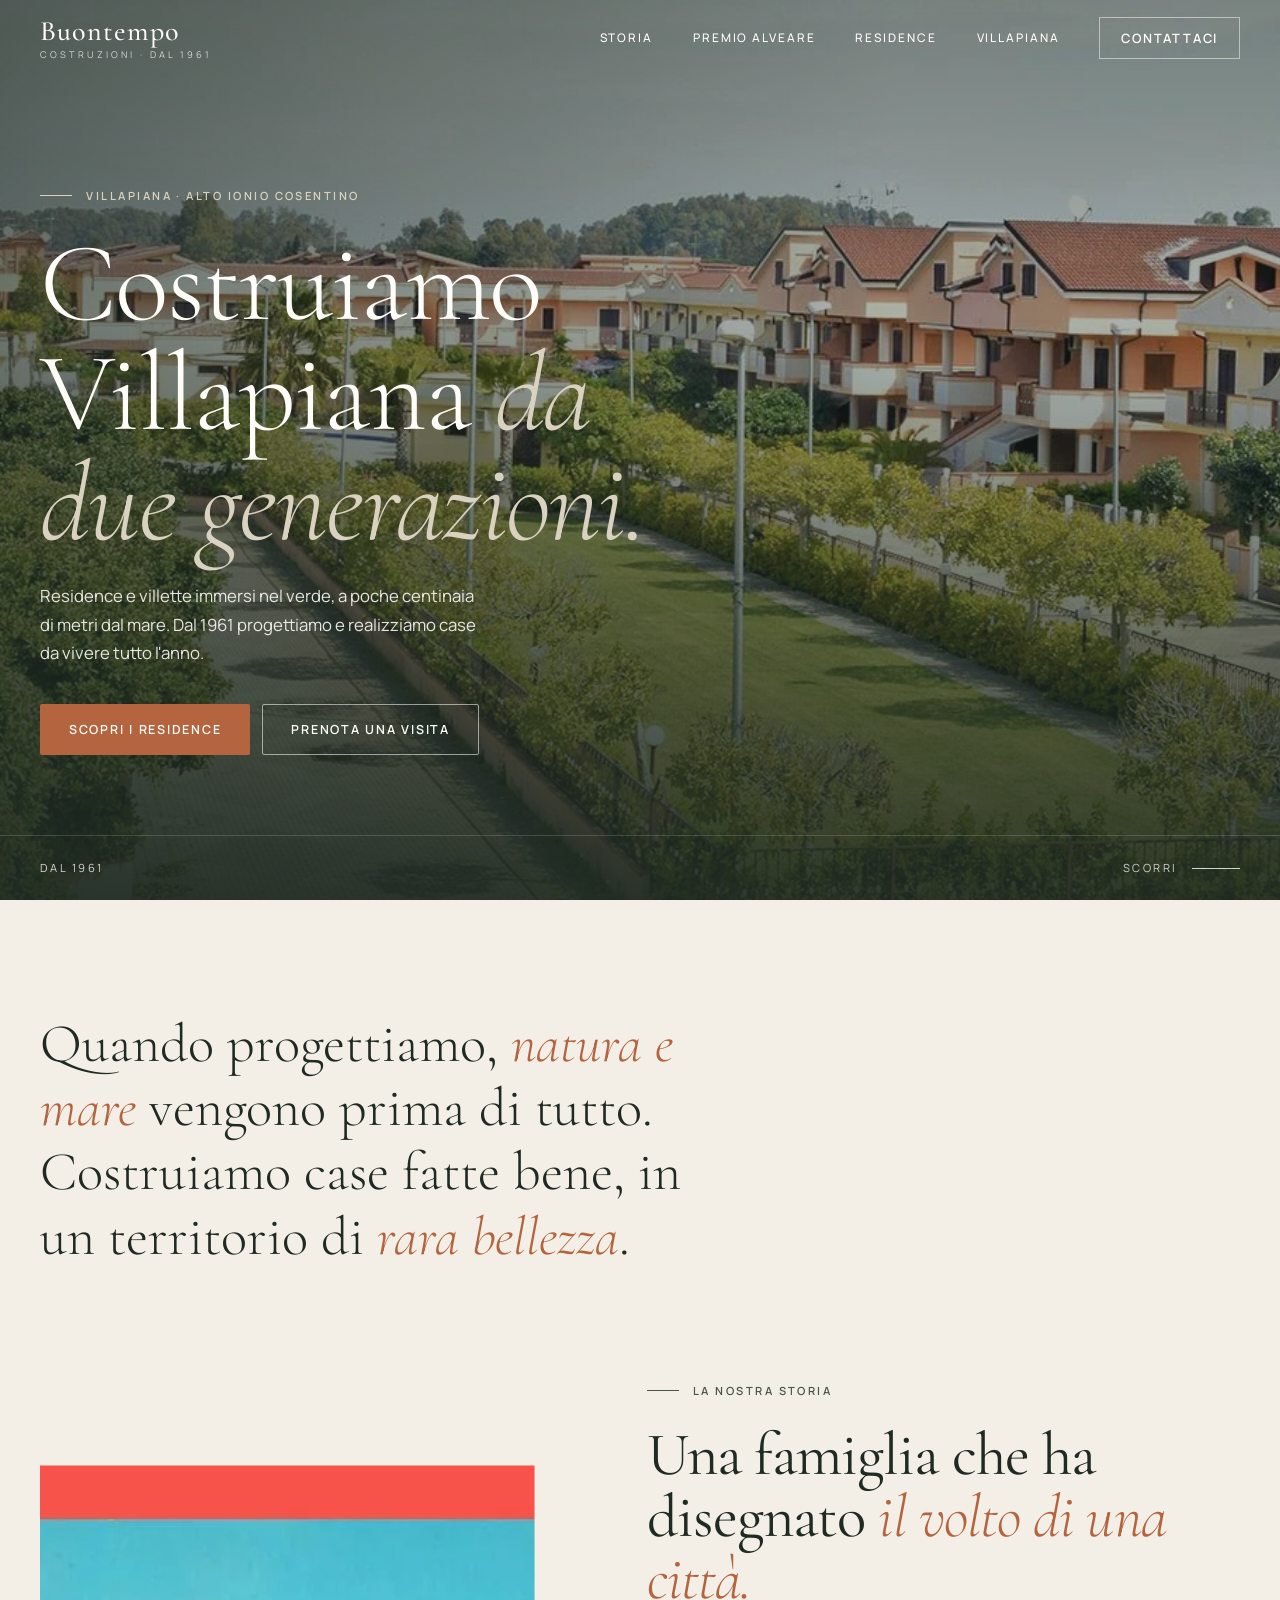
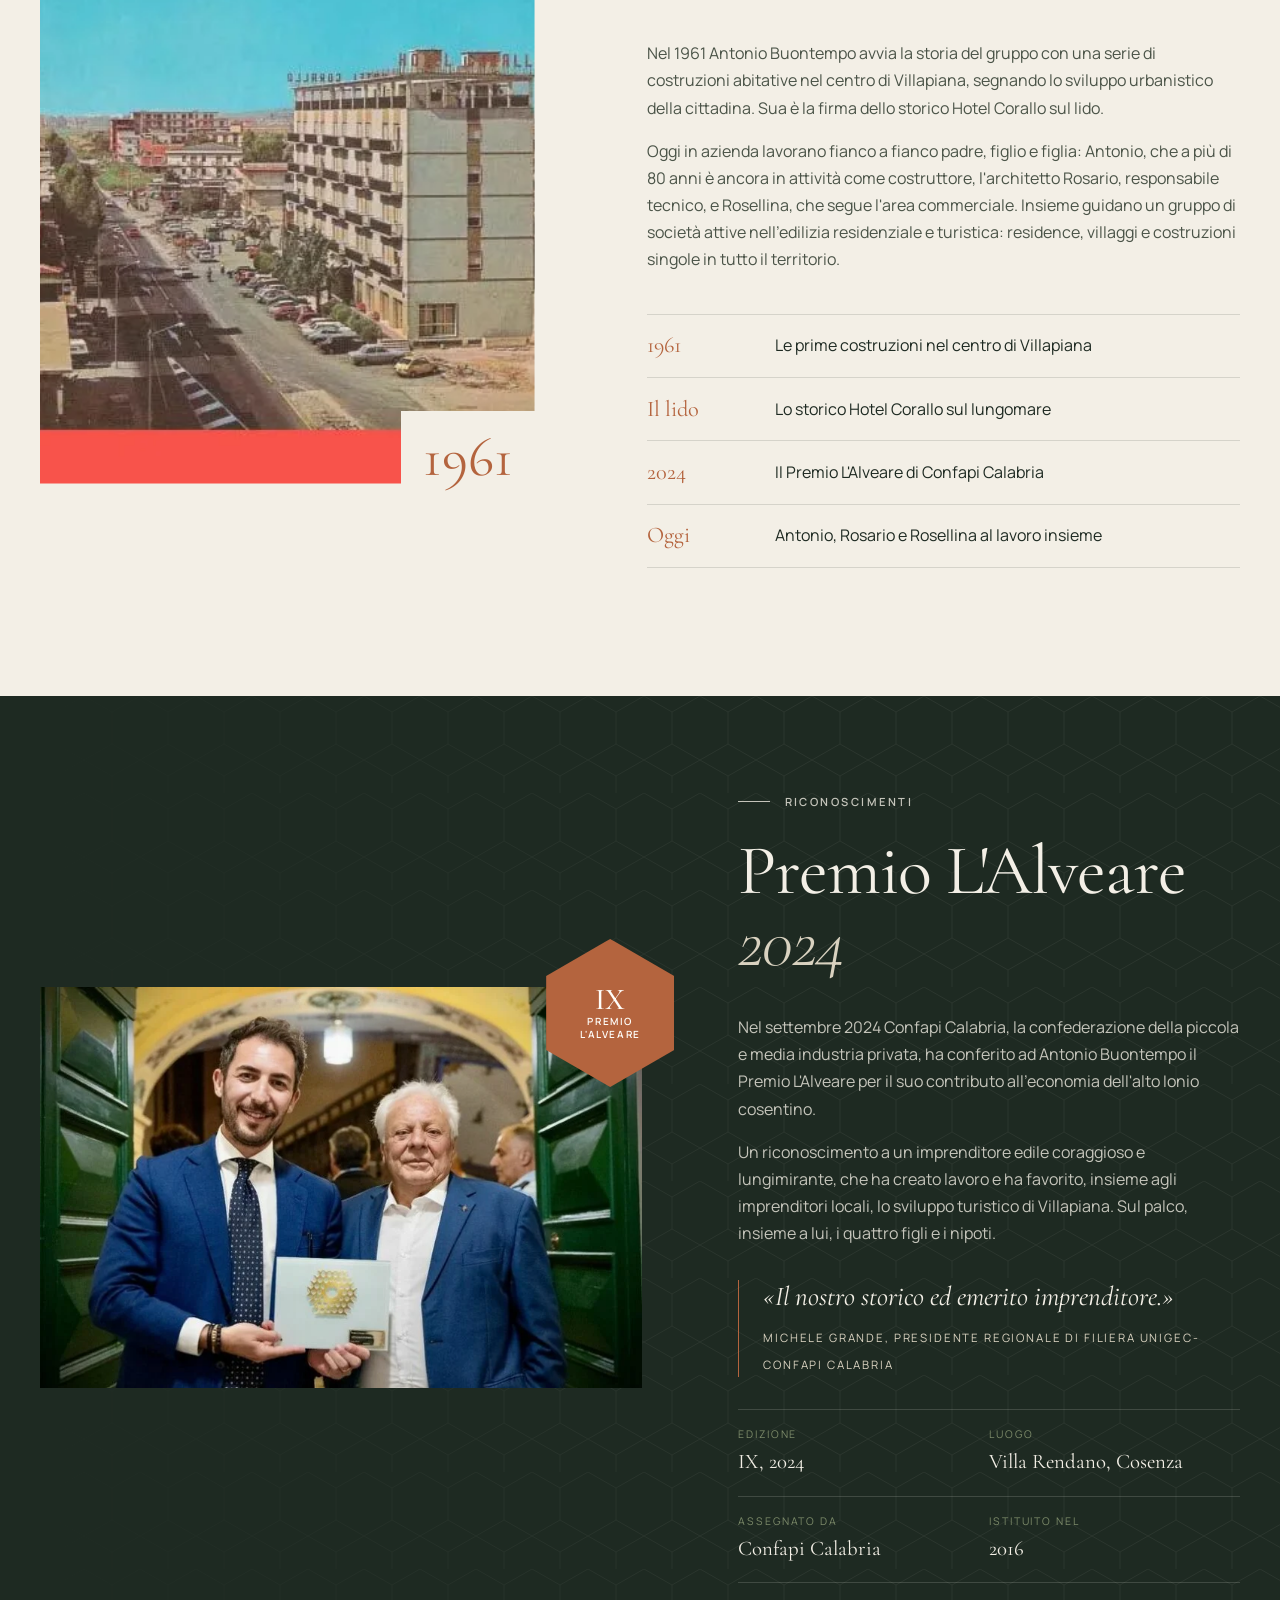
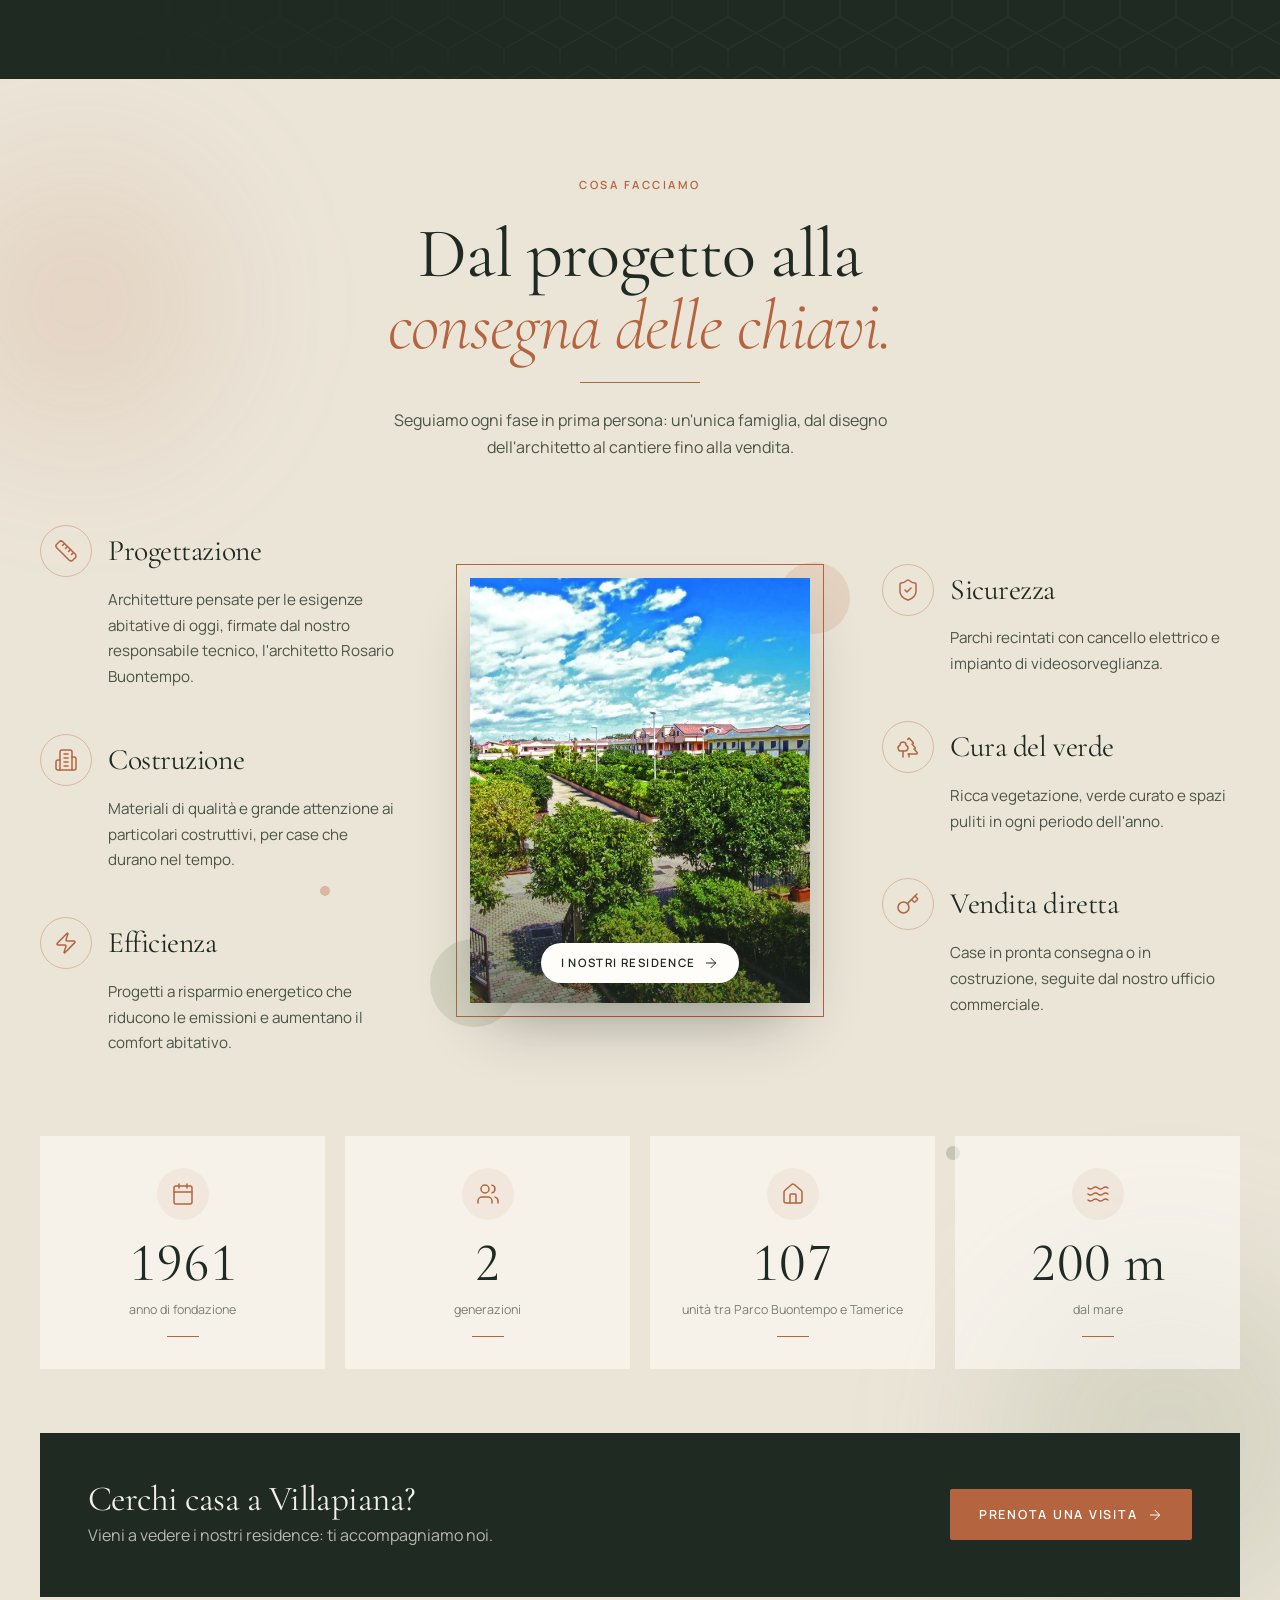
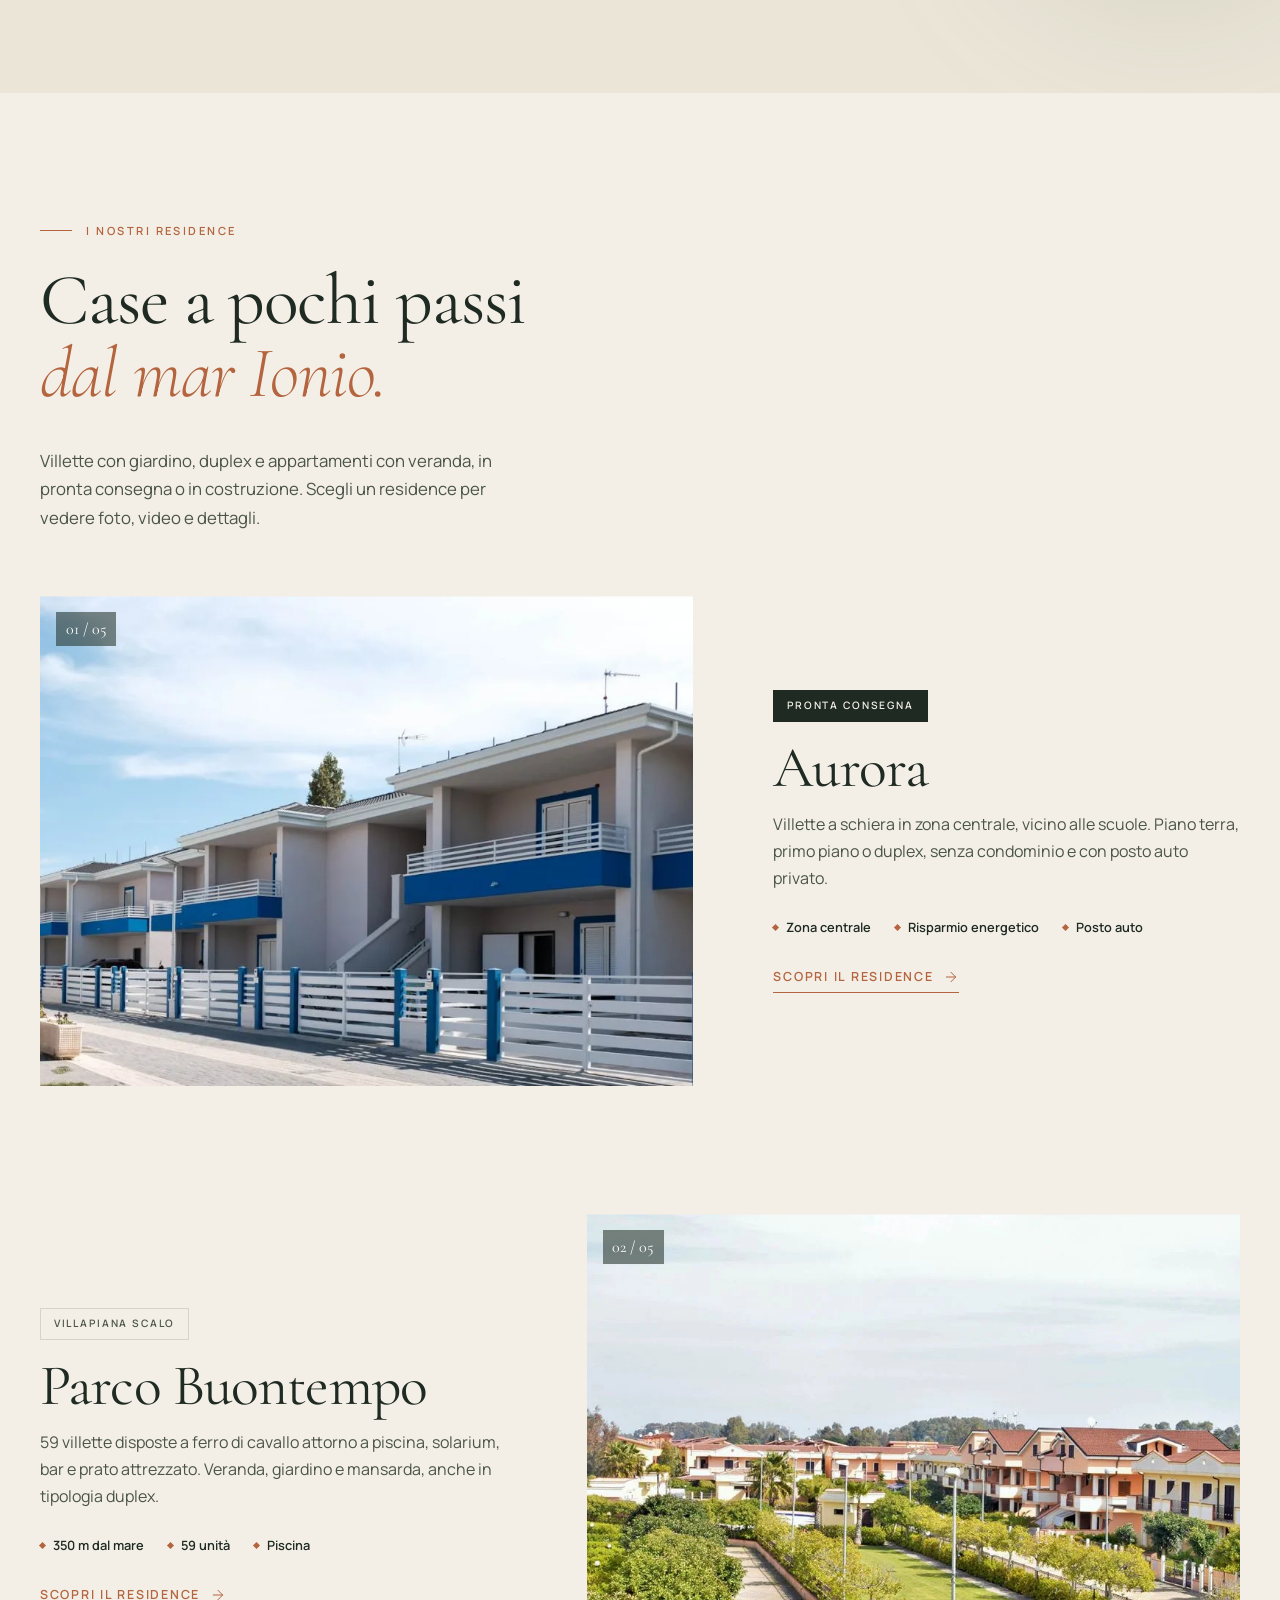
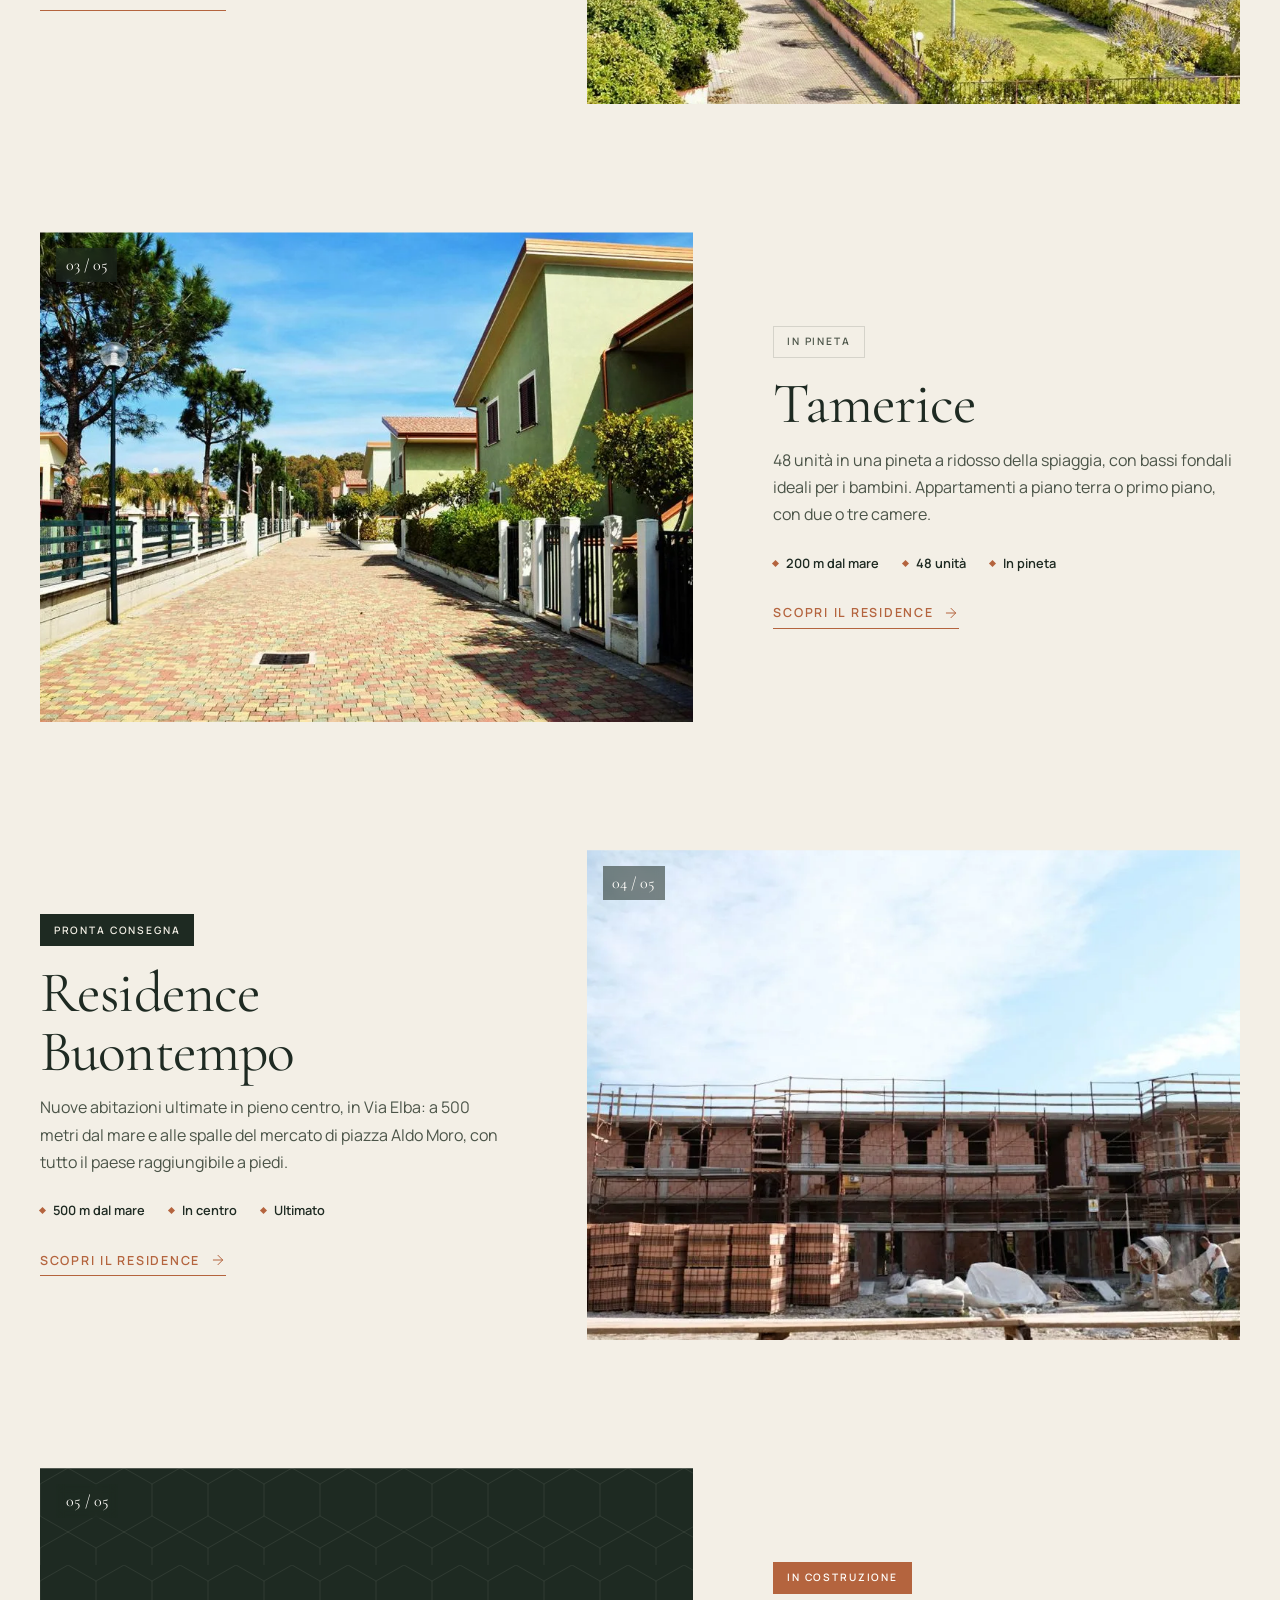
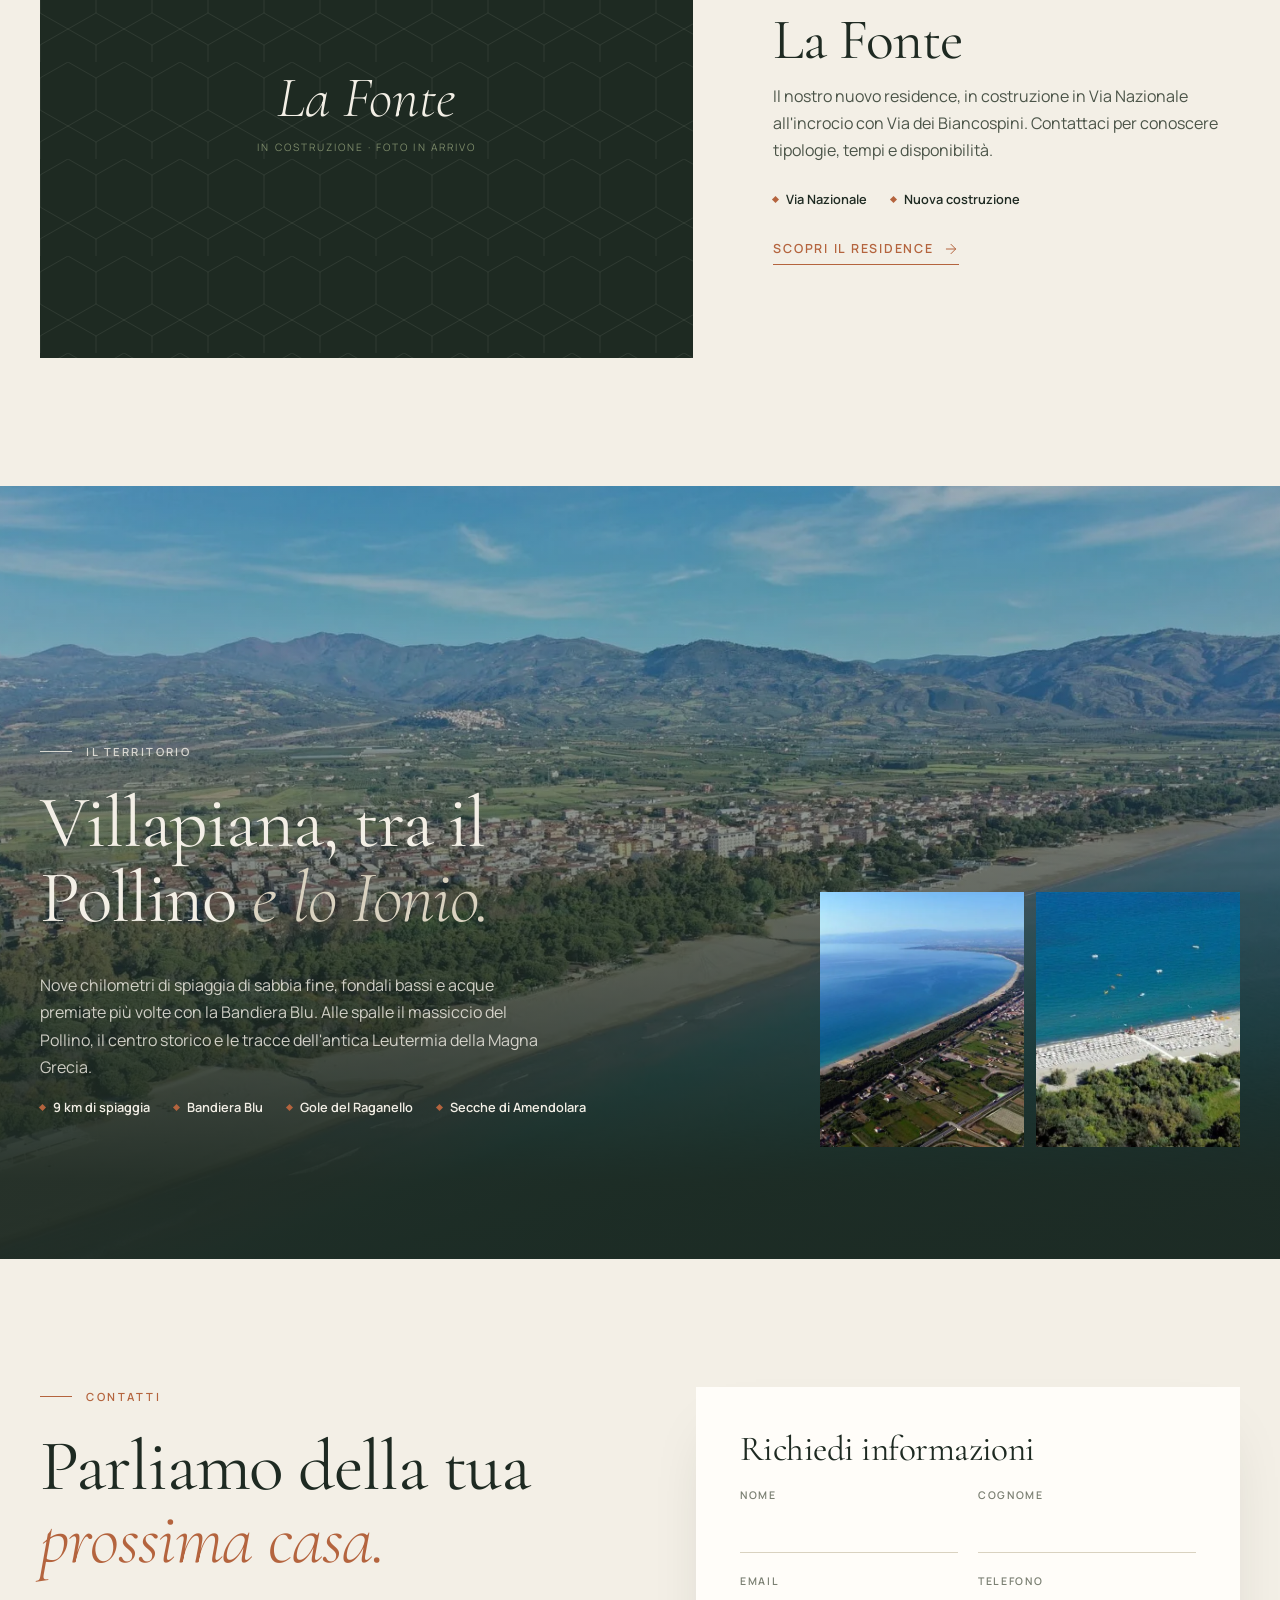
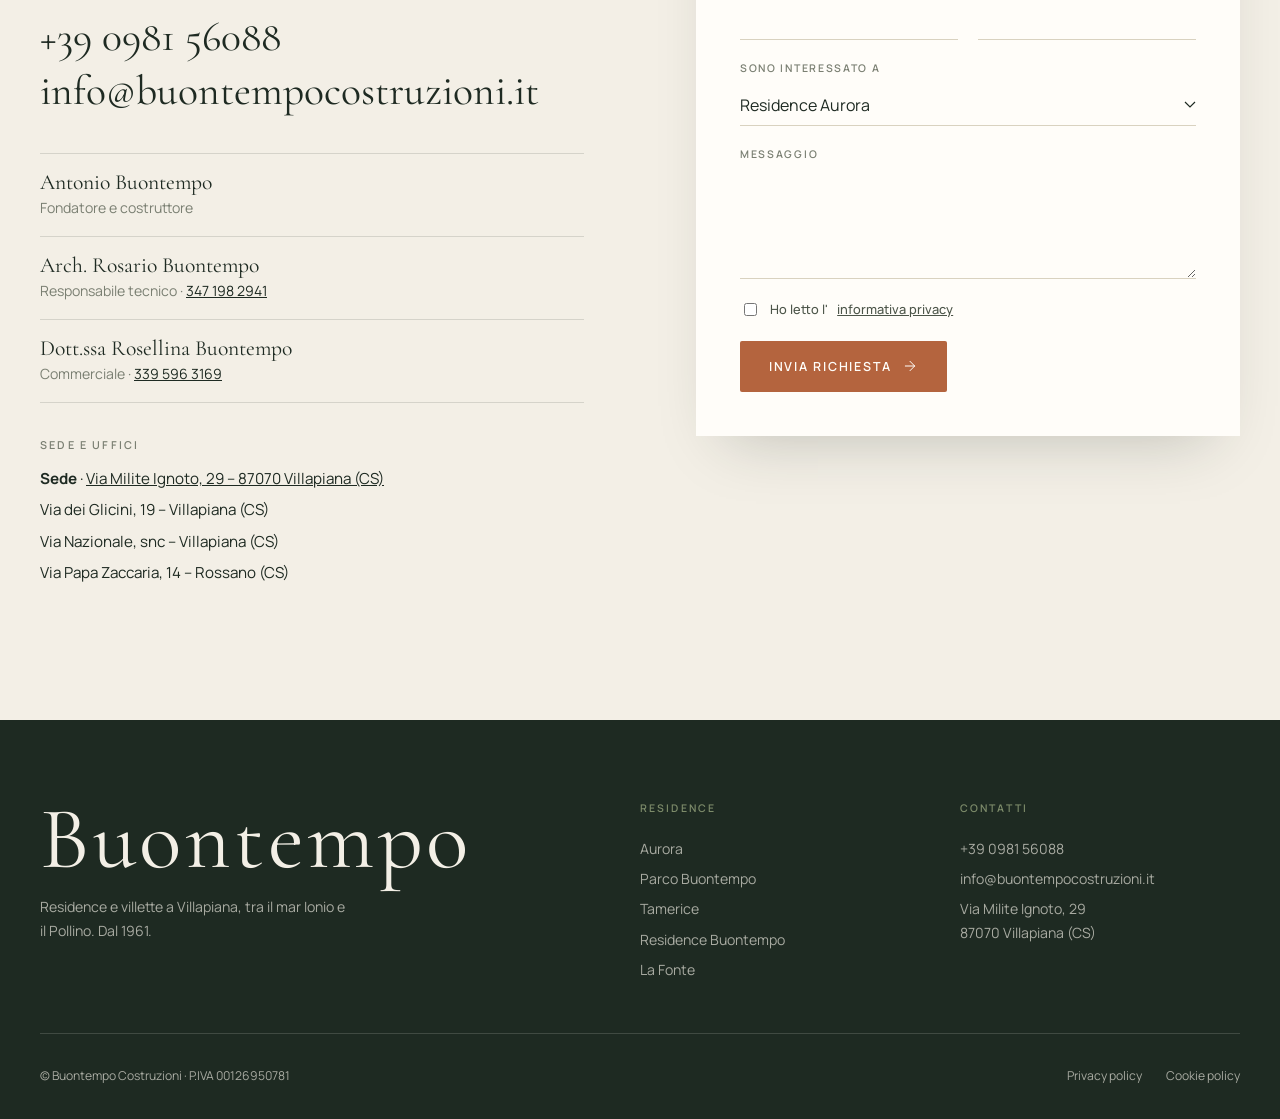
<file: index.html>
<!doctype html>
<html lang="it">
<head>
  <meta charset="utf-8">
  <meta name="viewport" content="width=device-width, initial-scale=1">
  <title>Buontempo Costruzioni – Residence e villette a Villapiana dal 1961</title>
  <meta name="description" content="Buontempo Costruzioni costruisce a Villapiana (CS) dal 1961: residence e villette a pochi passi dal mar Ionio, in pronta consegna e in costruzione. Premio L'Alveare 2024.">
  <link rel="canonical" href="https://www.buontempocostruzioni.it/">
  <meta property="og:type" content="website">
  <meta property="og:locale" content="it_IT">
  <meta property="og:site_name" content="Buontempo Costruzioni">
  <meta property="og:title" content="Buontempo Costruzioni – Residence e villette a Villapiana dal 1961">
  <meta property="og:description" content="Buontempo Costruzioni costruisce a Villapiana (CS) dal 1961: residence e villette a pochi passi dal mar Ionio, in pronta consegna e in costruzione. Premio L'Alveare 2024.">
  <meta property="og:url" content="https://www.buontempocostruzioni.it/">
  <meta property="og:image" content="https://www.buontempocostruzioni.it/img/hero.webp">
  <meta name="theme-color" content="#1e2a22">
  <link rel="preconnect" href="https://fonts.googleapis.com">
  <link rel="preconnect" href="https://fonts.gstatic.com" crossorigin>
  <link href="https://fonts.googleapis.com/css2?family=Cormorant+Garamond:ital,wght@0,300;0,400;0,500;1,300;1,400&family=Manrope:wght@400;500;600&display=swap" rel="stylesheet">
  <link rel="stylesheet" href="css/style.css">
</head>
<body>
  <svg width="0" height="0" style="position:absolute" aria-hidden="true"><defs><symbol id="i-ruler" viewBox="0 0 24 24"><path d="M21.3 15.3a2.4 2.4 0 0 1 0 3.4l-2.6 2.6a2.4 2.4 0 0 1-3.4 0L2.7 8.7a2.41 2.41 0 0 1 0-3.4l2.6-2.6a2.41 2.41 0 0 1 3.4 0Z"/><path d="m14.5 12.5 2-2"/><path d="m11.5 9.5 2-2"/><path d="m8.5 6.5 2-2"/><path d="m17.5 15.5 2-2"/></symbol><symbol id="i-building" viewBox="0 0 24 24"><path d="M6 22V4a2 2 0 0 1 2-2h8a2 2 0 0 1 2 2v18Z"/><path d="M6 12H4a2 2 0 0 0-2 2v6a2 2 0 0 0 2 2h2"/><path d="M18 9h2a2 2 0 0 1 2 2v9a2 2 0 0 1-2 2h-2"/><path d="M10 6h4"/><path d="M10 10h4"/><path d="M10 14h4"/><path d="M10 18h4"/></symbol><symbol id="i-zap" viewBox="0 0 24 24"><path d="M4 14a1 1 0 0 1-.78-1.63l9.9-10.2a.5.5 0 0 1 .86.46l-1.92 6.02A1 1 0 0 0 13 10h7a1 1 0 0 1 .78 1.63l-9.9 10.2a.5.5 0 0 1-.86-.46l1.92-6.02A1 1 0 0 0 11 14z"/></symbol><symbol id="i-home" viewBox="0 0 24 24"><path d="M15 21v-8a1 1 0 0 0-1-1h-4a1 1 0 0 0-1 1v8"/><path d="M3 10a2 2 0 0 1 .709-1.528l7-5.999a2 2 0 0 1 2.582 0l7 5.999A2 2 0 0 1 21 10v9a2 2 0 0 1-2 2H5a2 2 0 0 1-2-2z"/></symbol><symbol id="i-trees" viewBox="0 0 24 24"><path d="M10 10v.2A3 3 0 0 1 8.9 16H5a3 3 0 0 1-1-5.8V10a3 3 0 0 1 6 0Z"/><path d="M7 16v6"/><path d="M13 19v3"/><path d="M12 19h8.3a1 1 0 0 0 .7-1.7L18 14h.3a1 1 0 0 0 .7-1.7L16 9h.2a1 1 0 0 0 .8-1.7L13 3l-1.4 1.5"/></symbol><symbol id="i-key" viewBox="0 0 24 24"><path d="m15.5 7.5 2.3 2.3a1 1 0 0 0 1.4 0l2.1-2.1a1 1 0 0 0 0-1.4L19 4"/><path d="m21 2-9.6 9.6"/><circle cx="7.5" cy="15.5" r="5.5"/></symbol><symbol id="i-calendar" viewBox="0 0 24 24"><path d="M8 2v4"/><path d="M16 2v4"/><rect width="18" height="18" x="3" y="4" rx="2"/><path d="M3 10h18"/></symbol><symbol id="i-users" viewBox="0 0 24 24"><path d="M16 21v-2a4 4 0 0 0-4-4H6a4 4 0 0 0-4 4v2"/><circle cx="9" cy="7" r="4"/><path d="M22 21v-2a4 4 0 0 0-3-3.87"/><path d="M16 3.13a4 4 0 0 1 0 7.75"/></symbol><symbol id="i-waves" viewBox="0 0 24 24"><path d="M2 6c.6.5 1.2 1 2.5 1C7 7 7 5 9.5 5c2.6 0 2.4 2 5 2 2.5 0 2.5-2 5-2 1.3 0 1.9.5 2.5 1"/><path d="M2 12c.6.5 1.2 1 2.5 1 2.5 0 2.5-2 5-2 2.6 0 2.4 2 5 2 2.5 0 2.5-2 5-2 1.3 0 1.9.5 2.5 1"/><path d="M2 18c.6.5 1.2 1 2.5 1 2.5 0 2.5-2 5-2 2.6 0 2.4 2 5 2 2.5 0 2.5-2 5-2 1.3 0 1.9.5 2.5 1"/></symbol><symbol id="i-arrow" viewBox="0 0 24 24"><path d="M5 12h14"/><path d="m12 5 7 7-7 7"/></symbol><symbol id="i-pin" viewBox="0 0 24 24"><path d="M20 10c0 4.993-5.539 10.193-7.399 11.799a1 1 0 0 1-1.202 0C9.539 20.193 4 14.993 4 10a8 8 0 0 1 16 0"/><circle cx="12" cy="10" r="3"/></symbol><symbol id="i-shield" viewBox="0 0 24 24"><path d="M20 13c0 5-3.5 7.5-7.66 8.95a1 1 0 0 1-.67-.01C7.5 20.5 4 18 4 13V6a1 1 0 0 1 1-1c2 0 4.5-1.2 6.24-2.72a1.17 1.17 0 0 1 1.52 0C14.51 3.81 17 5 19 5a1 1 0 0 1 1 1z"/><path d="m9 12 2 2 4-4"/></symbol><symbol id="i-fence" viewBox="0 0 24 24"><path d="M4 3 2 5v15c0 .6.4 1 1 1h2c.6 0 1-.4 1-1V5Z"/><path d="M6 8h4"/><path d="M6 18h4"/><path d="m12 3-2 2v15c0 .6.4 1 1 1h2c.6 0 1-.4 1-1V5Z"/><path d="M14 8h4"/><path d="M14 18h4"/><path d="m20 3-2 2v15c0 .6.4 1 1 1h2c.6 0 1-.4 1-1V5Z"/></symbol><symbol id="i-leaf" viewBox="0 0 24 24"><path d="M11 20A7 7 0 0 1 9.8 6.1C15.5 5 17 4.48 19 2c1 2 2 4.18 2 8 0 5.5-4.78 10-10 10Z"/><path d="M2 21c0-3 1.85-5.36 5.08-6C9.5 14.52 12 13 13 12"/></symbol><symbol id="i-check" viewBox="0 0 24 24"><path d="M20 6 9 17l-5-5"/></symbol><symbol id="i-x" viewBox="0 0 24 24"><path d="M18 6 6 18"/><path d="m6 6 12 12"/></symbol><symbol id="i-left" viewBox="0 0 24 24"><path d="m15 18-6-6 6-6"/></symbol><symbol id="i-right" viewBox="0 0 24 24"><path d="m9 18 6-6-6-6"/></symbol><symbol id="i-phone" viewBox="0 0 24 24"><path d="M13.832 16.568a1 1 0 0 0 1.213-.303l.355-.465A2 2 0 0 1 17 15h3a2 2 0 0 1 2 2v3a2 2 0 0 1-2 2A18 18 0 0 1 2 4a2 2 0 0 1 2-2h3a2 2 0 0 1 2 2v3a2 2 0 0 1-.8 1.6l-.468.351a1 1 0 0 0-.292 1.233 14 14 0 0 0 6.392 6.384"/></symbol><symbol id="i-mail" viewBox="0 0 24 24"><rect x="2" y="4" width="20" height="16" rx="2"/><path d="m22 7-8.991 5.727a2 2 0 0 1-2.009 0L2 7"/></symbol></defs></svg>
  <header class="site-header">
    <div class="wrap header-inner">
      <a href="index.html" class="brand" aria-label="Buontempo Costruzioni, home">
        <span class="brand-name">Buontempo</span>
        <span class="brand-sub">Costruzioni · dal 1961</span>
      </a>
      <button class="nav-toggle" aria-expanded="false" aria-controls="nav" aria-label="Apri il menu"><span></span><span></span></button>
      <nav class="nav" id="nav" aria-label="Menu principale">
        <a href="#storia">Storia</a>
        <a href="#premio">Premio Alveare</a>
        <a href="#residence">Residence</a>
        <a href="#territorio">Villapiana</a>
        <a href="#contatti" class="nav-cta">Contattaci</a>
        <div class="nav-contact">
          <a href="tel:+39098156088"><svg class="ic ic-sm" aria-hidden="true"><use href="#i-phone"/></svg>+39 0981 56088</a>
          <a href="mailto:info@buontempocostruzioni.it"><svg class="ic ic-sm" aria-hidden="true"><use href="#i-mail"/></svg>info@buontempocostruzioni.it</a>
        </div>
      </nav>
    </div>
  </header>

  <main>
    <section class="hero">
      <figure class="hero-media"><img src="img/hero.webp" alt="Villette Buontempo immerse nel verde a Villapiana" width="1289" height="640" fetchpriority="high"></figure>
      <div class="wrap hero-content">
        <p class="eyebrow">Villapiana · Alto Ionio cosentino</p>
        <h1>Costruiamo Villapiana <em>da due generazioni.</em></h1>
        <p class="hero-lead">Residence e villette immersi nel verde, a poche centinaia di metri dal mare. Dal 1961 progettiamo e realizziamo case da vivere tutto l'anno.</p>
        <div class="hero-actions">
          <a href="#residence" class="btn btn-primary">Scopri i residence</a>
          <a href="#contatti" class="btn btn-light">Prenota una visita</a>
        </div>
      </div>
      <div class="hero-foot">
        <div class="wrap"><span>Dal 1961</span><span class="scroll-cue">Scorri</span></div>
      </div>
    </section>

    <section class="statement">
      <div class="wrap">
        <p class="reveal">Quando progettiamo, <em>natura e mare</em> vengono prima di tutto. Costruiamo case fatte bene, in un territorio di <em>rara bellezza</em>.</p>
      </div>
    </section>

    <section class="section" id="storia" style="padding-top:2rem">
      <div class="wrap split">
        <div class="split-media">
          <figure class="img-reveal"><img src="img/storia.webp" alt="Cartolina d'epoca di Villapiana" width="640" height="469" loading="lazy"></figure>
          <span class="stamp">1961</span>
        </div>
        <div class="split-text reveal">
          <p class="eyebrow">La nostra storia</p>
          <h2>Una famiglia che ha disegnato <em>il volto di una città.</em></h2>
          <p>Nel 1961 Antonio Buontempo avvia la storia del gruppo con una serie di costruzioni abitative nel centro di Villapiana, segnando lo sviluppo urbanistico della cittadina. Sua è la firma dello storico Hotel Corallo sul lido.</p>
          <p>Oggi in azienda lavorano fianco a fianco padre, figlio e figlia: Antonio, che a più di 80 anni è ancora in attività come costruttore, l'architetto Rosario, responsabile tecnico, e Rosellina, che segue l'area commerciale. Insieme guidano un gruppo di società attive nell'edilizia residenziale e turistica: residence, villaggi e costruzioni singole in tutto il territorio.</p>
          <ol class="timeline">
            <li><span>1961</span>Le prime costruzioni nel centro di Villapiana</li>
            <li><span>Il lido</span>Lo storico Hotel Corallo sul lungomare</li>
            <li><span>2024</span>Il Premio L'Alveare di Confapi Calabria</li>
            <li><span>Oggi</span>Antonio, Rosario e Rosellina al lavoro insieme</li>
          </ol>
        </div>
      </div>
    </section>

    <section class="premio" id="premio">
      <div class="wrap premio-grid">
        <div class="premio-photo reveal">
          <figure><img src="img/premio-alveare.webp" alt="Antonio Buontempo riceve il Premio L'Alveare 2024 da Michele Grande" width="800" height="534" loading="lazy"></figure>
          <span class="premio-badge"><span><strong>IX</strong>Premio<br>L'Alveare</span></span>
        </div>
        <div class="premio-text reveal">
          <p class="eyebrow eyebrow-light">Riconoscimenti</p>
          <h2>Premio L'Alveare <em>2024</em></h2>
          <p>Nel settembre 2024 Confapi Calabria, la confederazione della piccola e media industria privata, ha conferito ad Antonio Buontempo il Premio L'Alveare per il suo contributo all'economia dell'alto Ionio cosentino.</p>
          <p>Un riconoscimento a un imprenditore edile coraggioso e lungimirante, che ha creato lavoro e ha favorito, insieme agli imprenditori locali, lo sviluppo turistico di Villapiana. Sul palco, insieme a lui, i quattro figli e i nipoti.</p>
          <blockquote class="premio-quote">
            <p>«Il nostro storico ed emerito imprenditore.»</p>
            <cite>Michele Grande, presidente regionale di filiera Unigec-Confapi Calabria</cite>
          </blockquote>
          <ul class="premio-facts">
            <li><span>Edizione</span><strong>IX, 2024</strong></li>
            <li><span>Luogo</span><strong>Villa Rendano, Cosenza</strong></li>
            <li><span>Assegnato da</span><strong>Confapi Calabria</strong></li>
            <li><span>Istituito nel</span><strong>2016</strong></li>
          </ul>
        </div>
      </div>
    </section>

    <section class="about" id="chi-siamo">
      <div class="about-blob about-blob-1" data-parallax="-50"></div>
      <div class="about-blob about-blob-2" data-parallax="50"></div>
      <span class="about-dot about-dot-1"></span>
      <span class="about-dot about-dot-2"></span>
      <div class="wrap about-inner">
        <header class="about-head">
          <p class="eyebrow eyebrow-center">Cosa facciamo</p>
          <h2>Dal progetto alla <em>consegna delle chiavi.</em></h2>
          <span class="about-rule"></span>
          <p class="about-intro">Seguiamo ogni fase in prima persona: un'unica famiglia, dal disegno dell'architetto al cantiere fino alla vendita.</p>
        </header>
        <div class="about-grid">
          <div class="about-col">
            <article class="service">
              <div class="service-head"><span class="service-icon"><svg class="ic" aria-hidden="true"><use href="#i-ruler"/></svg></span><h3>Progettazione</h3></div>
              <p>Architetture pensate per le esigenze abitative di oggi, firmate dal nostro responsabile tecnico, l'architetto Rosario Buontempo.</p>
            </article>
            <article class="service">
              <div class="service-head"><span class="service-icon"><svg class="ic" aria-hidden="true"><use href="#i-building"/></svg></span><h3>Costruzione</h3></div>
              <p>Materiali di qualità e grande attenzione ai particolari costruttivi, per case che durano nel tempo.</p>
            </article>
            <article class="service">
              <div class="service-head"><span class="service-icon"><svg class="ic" aria-hidden="true"><use href="#i-zap"/></svg></span><h3>Efficienza</h3></div>
              <p>Progetti a risparmio energetico che riducono le emissioni e aumentano il comfort abitativo.</p>
            </article>
          </div>
          <div class="about-center">
            <figure class="about-photo">
              <img src="img/chi-siamo.webp" alt="Il parco di un residence Buontempo" width="1000" height="749" loading="lazy">
              <div class="about-photo-overlay"><a href="#residence" class="pill">I nostri residence <svg class="ic ic-sm" aria-hidden="true"><use href="#i-arrow"/></svg></a></div>
            </figure>
            <span class="about-frame"></span>
            <span class="about-accent about-accent-1" data-parallax="-30"></span>
            <span class="about-accent about-accent-2" data-parallax="30"></span>
          </div>
          <div class="about-col">
            <article class="service">
              <div class="service-head"><span class="service-icon"><svg class="ic" aria-hidden="true"><use href="#i-shield"/></svg></span><h3>Sicurezza</h3></div>
              <p>Parchi recintati con cancello elettrico e impianto di videosorveglianza.</p>
            </article>
            <article class="service">
              <div class="service-head"><span class="service-icon"><svg class="ic" aria-hidden="true"><use href="#i-trees"/></svg></span><h3>Cura del verde</h3></div>
              <p>Ricca vegetazione, verde curato e spazi puliti in ogni periodo dell'anno.</p>
            </article>
            <article class="service">
              <div class="service-head"><span class="service-icon"><svg class="ic" aria-hidden="true"><use href="#i-key"/></svg></span><h3>Vendita diretta</h3></div>
              <p>Case in pronta consegna o in costruzione, seguite dal nostro ufficio commerciale.</p>
            </article>
          </div>
        </div>
        <div class="counters">
          <div class="counter"><span class="counter-icon"><svg class="ic" aria-hidden="true"><use href="#i-calendar"/></svg></span><strong data-count="1961" data-from="1900">1961</strong><span>anno di fondazione</span></div>
          <div class="counter"><span class="counter-icon"><svg class="ic" aria-hidden="true"><use href="#i-users"/></svg></span><strong data-count="2">2</strong><span>generazioni</span></div>
          <div class="counter"><span class="counter-icon"><svg class="ic" aria-hidden="true"><use href="#i-home"/></svg></span><strong data-count="107">107</strong><span>unità tra Parco Buontempo e Tamerice</span></div>
          <div class="counter"><span class="counter-icon"><svg class="ic" aria-hidden="true"><use href="#i-waves"/></svg></span><strong data-count="200" data-suffix=" m">200 m</strong><span>dal mare</span></div>
        </div>
        <div class="about-cta">
          <div>
            <h3>Cerchi casa a Villapiana?</h3>
            <p>Vieni a vedere i nostri residence: ti accompagniamo noi.</p>
          </div>
          <a href="#contatti" class="btn btn-primary">Prenota una visita <svg class="ic ic-sm" aria-hidden="true"><use href="#i-arrow"/></svg></a>
        </div>
      </div>
    </section>

    <section class="section" id="residence">
      <div class="wrap">
        <p class="eyebrow">I nostri residence</p>
        <h2 class="section-title">Case a pochi passi <em>dal mar Ionio.</em></h2>
        <p class="section-intro">Villette con giardino, duplex e appartamenti con veranda, in pronta consegna o in costruzione. Scegli un residence per vedere foto, video e dettagli.</p>
        <div class="res-list">
          <a href="residence/aurora.html" class="res-item">
            <div class="res-media">
              <figure class="img-reveal"><img src="img/residence/aurora-3.webp" alt="Residence Aurora" loading="lazy"></figure>
              <span class="res-index">01 / 05</span>
            </div>
            <div class="res-body reveal">
              <span class="tag tag-ready">Pronta consegna</span>
              <h3>Aurora</h3>
              <p>Villette a schiera in zona centrale, vicino alle scuole. Piano terra, primo piano o duplex, senza condominio e con posto auto privato.</p>
              <ul class="facts"><li>Zona centrale</li><li>Risparmio energetico</li><li>Posto auto</li></ul>
              <span class="link-line">Scopri il residence <svg class="ic ic-sm" aria-hidden="true"><use href="#i-arrow"/></svg></span>
            </div>
          </a>
          <a href="residence/parco-buontempo.html" class="res-item">
            <div class="res-media">
              <figure class="img-reveal"><img src="img/residence/parco-3.webp" alt="Residence Parco Buontempo" loading="lazy"></figure>
              <span class="res-index">02 / 05</span>
            </div>
            <div class="res-body reveal">
              <span class="tag">Villapiana Scalo</span>
              <h3>Parco Buontempo</h3>
              <p>59 villette disposte a ferro di cavallo attorno a piscina, solarium, bar e prato attrezzato. Veranda, giardino e mansarda, anche in tipologia duplex.</p>
              <ul class="facts"><li>350 m dal mare</li><li>59 unità</li><li>Piscina</li></ul>
              <span class="link-line">Scopri il residence <svg class="ic ic-sm" aria-hidden="true"><use href="#i-arrow"/></svg></span>
            </div>
          </a>
          <a href="residence/tamerice.html" class="res-item">
            <div class="res-media">
              <figure class="img-reveal"><img src="img/residence/tamerice-4.webp" alt="Residence Tamerice" loading="lazy"></figure>
              <span class="res-index">03 / 05</span>
            </div>
            <div class="res-body reveal">
              <span class="tag">In pineta</span>
              <h3>Tamerice</h3>
              <p>48 unità in una pineta a ridosso della spiaggia, con bassi fondali ideali per i bambini. Appartamenti a piano terra o primo piano, con due o tre camere.</p>
              <ul class="facts"><li>200 m dal mare</li><li>48 unità</li><li>In pineta</li></ul>
              <span class="link-line">Scopri il residence <svg class="ic ic-sm" aria-hidden="true"><use href="#i-arrow"/></svg></span>
            </div>
          </a>
          <a href="residence/residence-buontempo.html" class="res-item">
            <div class="res-media">
              <figure class="img-reveal"><img src="img/residence/cantiere-2.webp" alt="Residence Buontempo" loading="lazy"></figure>
              <span class="res-index">04 / 05</span>
            </div>
            <div class="res-body reveal">
              <span class="tag tag-ready">Pronta consegna</span>
              <h3>Residence Buontempo</h3>
              <p>Nuove abitazioni ultimate in pieno centro, in Via Elba: a 500 metri dal mare e alle spalle del mercato di piazza Aldo Moro, con tutto il paese raggiungibile a piedi.</p>
              <ul class="facts"><li>500 m dal mare</li><li>In centro</li><li>Ultimato</li></ul>
              <span class="link-line">Scopri il residence <svg class="ic ic-sm" aria-hidden="true"><use href="#i-arrow"/></svg></span>
            </div>
          </a>
          <a href="residence/la-fonte.html" class="res-item">
            <div class="res-media">
              <figure class="img-reveal ph"><span class="ph-name">La Fonte</span><span class="ph-note">In costruzione · foto in arrivo</span></figure>
              <span class="res-index">05 / 05</span>
            </div>
            <div class="res-body reveal">
              <span class="tag tag-new">In costruzione</span>
              <h3>La Fonte</h3>
              <p>Il nostro nuovo residence, in costruzione in Via Nazionale all'incrocio con Via dei Biancospini. Contattaci per conoscere tipologie, tempi e disponibilità.</p>
              <ul class="facts"><li>Via Nazionale</li><li>Nuova costruzione</li></ul>
              <span class="link-line">Scopri il residence <svg class="ic ic-sm" aria-hidden="true"><use href="#i-arrow"/></svg></span>
            </div>
          </a>
        </div>
      </div>
    </section>

    <section class="territorio" id="territorio">
      <figure class="territorio-media"><img src="img/villapiana.webp" alt="La costa di Villapiana sul mar Ionio" width="1600" height="900" loading="lazy"></figure>
      <div class="wrap territorio-content">
        <div class="reveal">
          <p class="eyebrow eyebrow-light">Il territorio</p>
          <h2>Villapiana, tra il Pollino <em>e lo Ionio.</em></h2>
          <p>Nove chilometri di spiaggia di sabbia fine, fondali bassi e acque premiate più volte con la Bandiera Blu. Alle spalle il massiccio del Pollino, il centro storico e le tracce dell'antica Leutermia della Magna Grecia.</p>
          <ul class="facts"><li>9 km di spiaggia</li><li>Bandiera Blu</li><li>Gole del Raganello</li><li>Secche di Amendolara</li></ul>
        </div>
        <div class="territorio-thumbs reveal">
          <figure><img src="img/residence/mare-1.webp" alt="Il litorale di Villapiana visto dall'alto" width="960" height="540" loading="lazy"></figure>
          <figure><img src="img/residence/mare-2.webp" alt="Spiaggia e mare a Villapiana" width="837" height="560" loading="lazy"></figure>
        </div>
      </div>
    </section>

    <section class="section" id="contatti">
      <div class="wrap contatti-grid">
        <div class="reveal">
          <p class="eyebrow">Contatti</p>
          <h2 class="section-title">Parliamo della tua <em>prossima casa.</em></h2>
          <div class="contact-main">
            <a href="tel:+39098156088" class="contact-big">+39 0981 56088</a>
            <a href="mailto:info@buontempocostruzioni.it" class="contact-big">info@buontempocostruzioni.it</a>
          </div>
          <dl class="people">
            <div><dt>Antonio Buontempo</dt><dd>Fondatore e costruttore</dd></div>
            <div><dt>Arch. Rosario Buontempo</dt><dd>Responsabile tecnico · <a href="tel:+393471982941">347 198 2941</a></dd></div>
            <div><dt>Dott.ssa Rosellina Buontempo</dt><dd>Commerciale · <a href="tel:+393395963169">339 596 3169</a></dd></div>
          </dl>
          <div class="offices">
            <h3>Sede e uffici</h3>
            <p><strong>Sede</strong> · <a href="https://www.google.com/maps/search/?api=1&amp;query=Via+Milite+Ignoto+29+Villapiana+CS" target="_blank" rel="noopener">Via Milite Ignoto, 29 – 87070 Villapiana (CS)</a></p>
            <p>Via dei Glicini, 19 – Villapiana (CS)</p>
            <p>Via Nazionale, snc – Villapiana (CS)</p>
            <p>Via Papa Zaccaria, 14 – Rossano (CS)</p>
          </div>
        </div>
        <form class="form reveal" action="mailto:info@buontempocostruzioni.it" method="post" enctype="text/plain">
          <h3>Richiedi informazioni</h3>
          <div class="form-row">
            <label>Nome<input type="text" name="nome" required autocomplete="given-name"></label>
            <label>Cognome<input type="text" name="cognome" required autocomplete="family-name"></label>
          </div>
          <div class="form-row">
            <label>Email<input type="email" name="email" required autocomplete="email"></label>
            <label>Telefono<input type="tel" name="telefono" autocomplete="tel"></label>
          </div>
          <label>Sono interessato a<select name="interesse" id="interesse"><option value="aurora">Residence Aurora</option><option value="parco-buontempo">Residence Parco Buontempo</option><option value="tamerice">Residence Tamerice</option><option value="residence-buontempo">Residence Buontempo</option><option value="la-fonte">Residence La Fonte (in costruzione)</option><option value="altro">Altro</option></select></label>
          <label>Messaggio<textarea name="messaggio" rows="4" required></textarea></label>
          <label class="check"><input type="checkbox" required> Ho letto l'<a href="#">informativa privacy</a></label>
          <button type="submit" class="btn btn-primary">Invia richiesta <svg class="ic ic-sm" aria-hidden="true"><use href="#i-arrow"/></svg></button>
        </form>
      </div>
    </section>
  </main>

  <footer class="site-footer">
    <div class="wrap">
      <div class="footer-top">
        <div class="footer-brand">
          <span class="brand-name">Buontempo</span>
          <p>Residence e villette a Villapiana, tra il mar Ionio e il Pollino. Dal 1961.</p>
        </div>
        <div class="footer-col">
          <h4>Residence</h4>
          <a href="residence/aurora.html">Aurora</a><a href="residence/parco-buontempo.html">Parco Buontempo</a><a href="residence/tamerice.html">Tamerice</a><a href="residence/residence-buontempo.html">Residence Buontempo</a><a href="residence/la-fonte.html">La Fonte</a>
        </div>
        <div class="footer-col">
          <h4>Contatti</h4>
          <a href="tel:+39098156088">+39 0981 56088</a>
          <a href="mailto:info@buontempocostruzioni.it">info@buontempocostruzioni.it</a>
          <a href="https://www.google.com/maps/search/?api=1&amp;query=Via+Milite+Ignoto+29+Villapiana+CS" target="_blank" rel="noopener">Via Milite Ignoto, 29<br>87070 Villapiana (CS)</a>
        </div>
      </div>
      <div class="footer-bottom">
        <span>© Buontempo Costruzioni · P.IVA 00126950781</span>
        <nav><a href="#">Privacy policy</a><a href="#">Cookie policy</a></nav>
      </div>
    </div>
  </footer>
  <div class="mobile-bar" aria-label="Contatti rapidi">
    <a href="tel:+39098156088" class="mb-call"><svg class="ic ic-sm" aria-hidden="true"><use href="#i-phone"/></svg>Chiama</a>
    <a href="#contatti" class="mb-info"><svg class="ic ic-sm" aria-hidden="true"><use href="#i-mail"/></svg>Richiedi info</a>
  </div>
  <script src="js/main.js" defer></script>
</body>
</html>
</file>
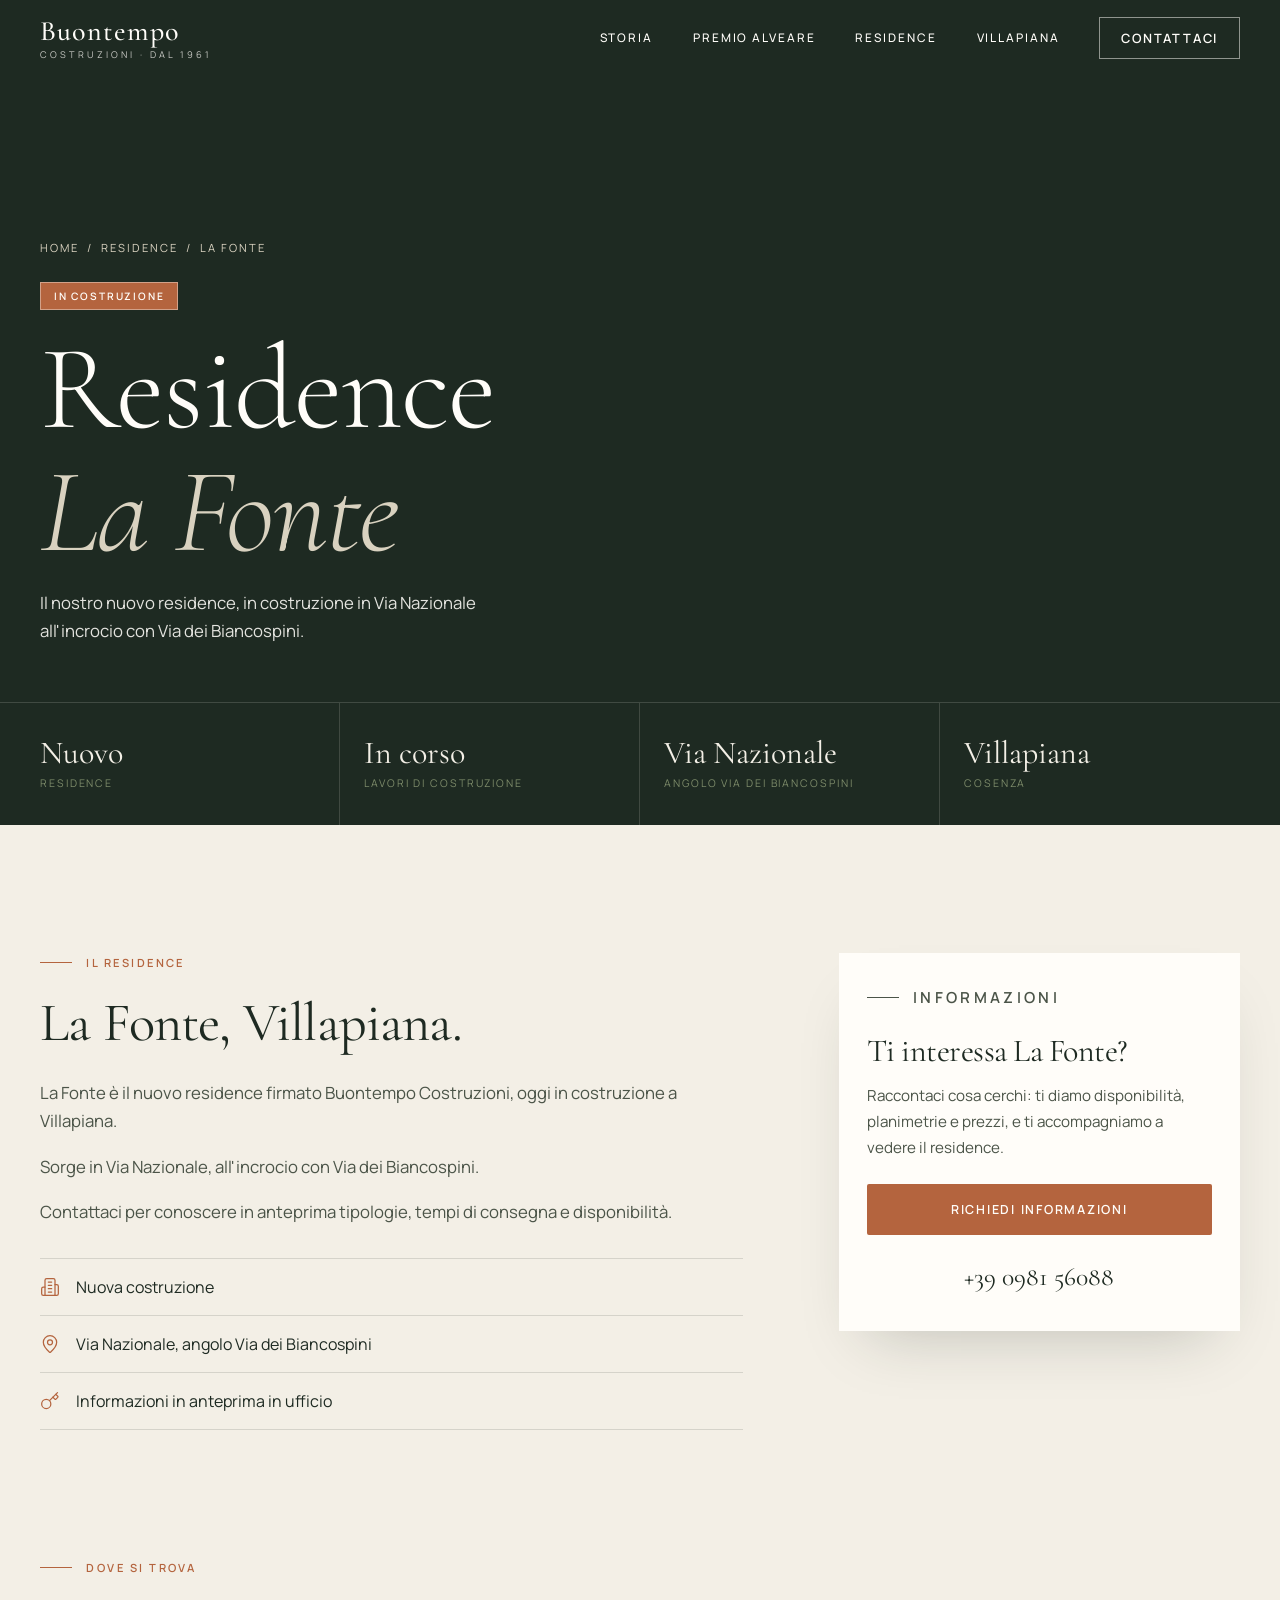
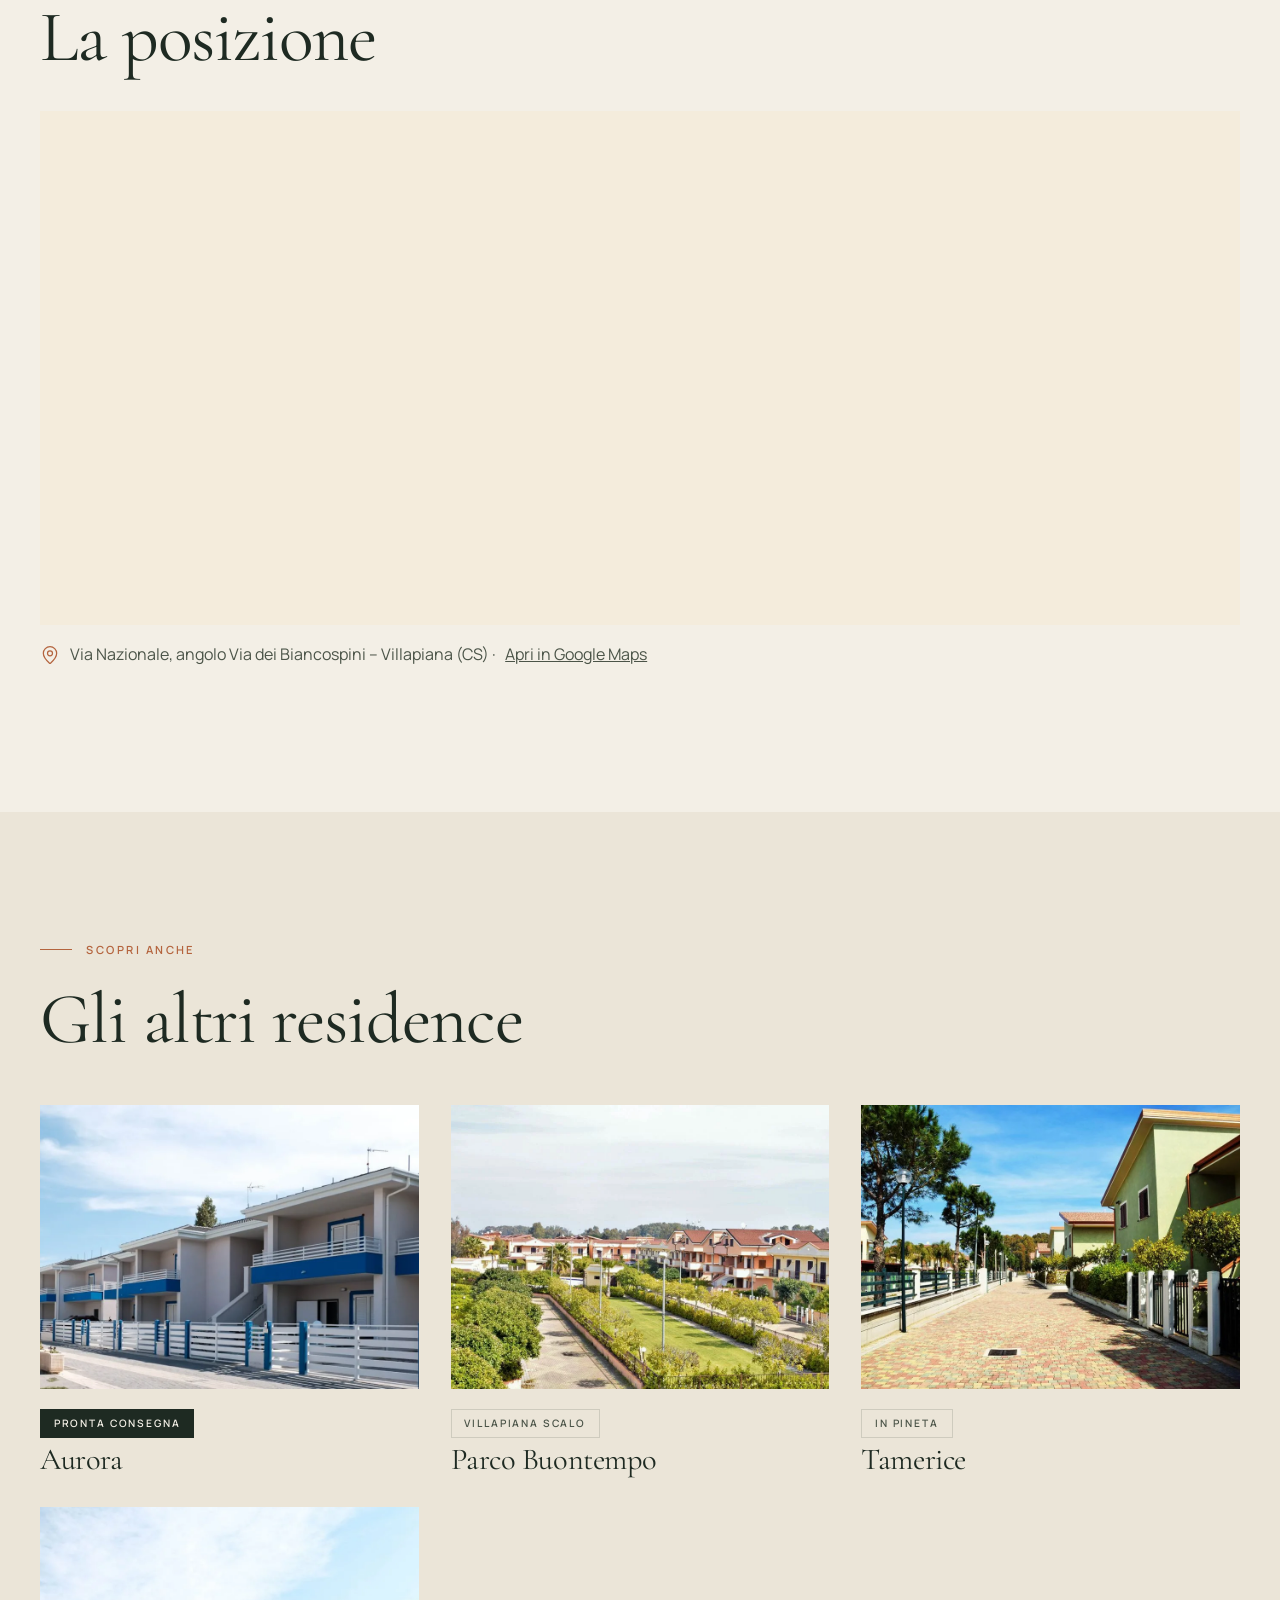
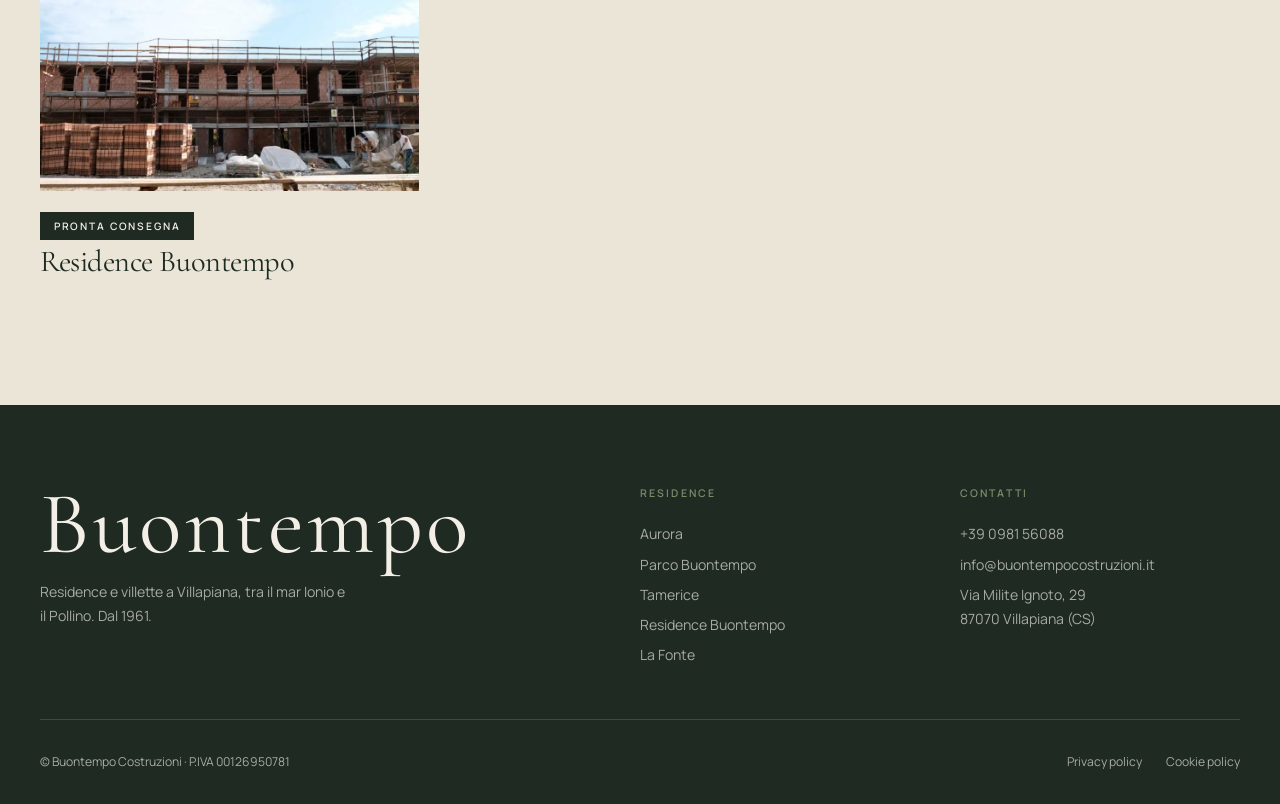
<file: residence/la-fonte.html>
<!doctype html>
<html lang="it">
<head>
  <meta charset="utf-8">
  <meta name="viewport" content="width=device-width, initial-scale=1">
  <title>Residence La Fonte a Villapiana – Buontempo Costruzioni</title>
  <meta name="description" content="Il nostro nuovo residence, in costruzione in Via Nazionale all&#x27;incrocio con Via dei Biancospini.">
  <link rel="canonical" href="https://www.buontempocostruzioni.it/residence/la-fonte.html">
  <meta property="og:type" content="website">
  <meta property="og:locale" content="it_IT">
  <meta property="og:site_name" content="Buontempo Costruzioni">
  <meta property="og:title" content="Residence La Fonte a Villapiana – Buontempo Costruzioni">
  <meta property="og:description" content="Il nostro nuovo residence, in costruzione in Via Nazionale all&#x27;incrocio con Via dei Biancospini.">
  <meta property="og:url" content="https://www.buontempocostruzioni.it/residence/la-fonte.html">
  <meta property="og:image" content="https://www.buontempocostruzioni.it/img/hero.webp">
  <meta name="theme-color" content="#1e2a22">
  <link rel="preconnect" href="https://fonts.googleapis.com">
  <link rel="preconnect" href="https://fonts.gstatic.com" crossorigin>
  <link href="https://fonts.googleapis.com/css2?family=Cormorant+Garamond:ital,wght@0,300;0,400;0,500;1,300;1,400&family=Manrope:wght@400;500;600&display=swap" rel="stylesheet">
  <link rel="stylesheet" href="../css/style.css">
</head>
<body>
  <svg width="0" height="0" style="position:absolute" aria-hidden="true"><defs><symbol id="i-ruler" viewBox="0 0 24 24"><path d="M21.3 15.3a2.4 2.4 0 0 1 0 3.4l-2.6 2.6a2.4 2.4 0 0 1-3.4 0L2.7 8.7a2.41 2.41 0 0 1 0-3.4l2.6-2.6a2.41 2.41 0 0 1 3.4 0Z"/><path d="m14.5 12.5 2-2"/><path d="m11.5 9.5 2-2"/><path d="m8.5 6.5 2-2"/><path d="m17.5 15.5 2-2"/></symbol><symbol id="i-building" viewBox="0 0 24 24"><path d="M6 22V4a2 2 0 0 1 2-2h8a2 2 0 0 1 2 2v18Z"/><path d="M6 12H4a2 2 0 0 0-2 2v6a2 2 0 0 0 2 2h2"/><path d="M18 9h2a2 2 0 0 1 2 2v9a2 2 0 0 1-2 2h-2"/><path d="M10 6h4"/><path d="M10 10h4"/><path d="M10 14h4"/><path d="M10 18h4"/></symbol><symbol id="i-zap" viewBox="0 0 24 24"><path d="M4 14a1 1 0 0 1-.78-1.63l9.9-10.2a.5.5 0 0 1 .86.46l-1.92 6.02A1 1 0 0 0 13 10h7a1 1 0 0 1 .78 1.63l-9.9 10.2a.5.5 0 0 1-.86-.46l1.92-6.02A1 1 0 0 0 11 14z"/></symbol><symbol id="i-home" viewBox="0 0 24 24"><path d="M15 21v-8a1 1 0 0 0-1-1h-4a1 1 0 0 0-1 1v8"/><path d="M3 10a2 2 0 0 1 .709-1.528l7-5.999a2 2 0 0 1 2.582 0l7 5.999A2 2 0 0 1 21 10v9a2 2 0 0 1-2 2H5a2 2 0 0 1-2-2z"/></symbol><symbol id="i-trees" viewBox="0 0 24 24"><path d="M10 10v.2A3 3 0 0 1 8.9 16H5a3 3 0 0 1-1-5.8V10a3 3 0 0 1 6 0Z"/><path d="M7 16v6"/><path d="M13 19v3"/><path d="M12 19h8.3a1 1 0 0 0 .7-1.7L18 14h.3a1 1 0 0 0 .7-1.7L16 9h.2a1 1 0 0 0 .8-1.7L13 3l-1.4 1.5"/></symbol><symbol id="i-key" viewBox="0 0 24 24"><path d="m15.5 7.5 2.3 2.3a1 1 0 0 0 1.4 0l2.1-2.1a1 1 0 0 0 0-1.4L19 4"/><path d="m21 2-9.6 9.6"/><circle cx="7.5" cy="15.5" r="5.5"/></symbol><symbol id="i-calendar" viewBox="0 0 24 24"><path d="M8 2v4"/><path d="M16 2v4"/><rect width="18" height="18" x="3" y="4" rx="2"/><path d="M3 10h18"/></symbol><symbol id="i-users" viewBox="0 0 24 24"><path d="M16 21v-2a4 4 0 0 0-4-4H6a4 4 0 0 0-4 4v2"/><circle cx="9" cy="7" r="4"/><path d="M22 21v-2a4 4 0 0 0-3-3.87"/><path d="M16 3.13a4 4 0 0 1 0 7.75"/></symbol><symbol id="i-waves" viewBox="0 0 24 24"><path d="M2 6c.6.5 1.2 1 2.5 1C7 7 7 5 9.5 5c2.6 0 2.4 2 5 2 2.5 0 2.5-2 5-2 1.3 0 1.9.5 2.5 1"/><path d="M2 12c.6.5 1.2 1 2.5 1 2.5 0 2.5-2 5-2 2.6 0 2.4 2 5 2 2.5 0 2.5-2 5-2 1.3 0 1.9.5 2.5 1"/><path d="M2 18c.6.5 1.2 1 2.5 1 2.5 0 2.5-2 5-2 2.6 0 2.4 2 5 2 2.5 0 2.5-2 5-2 1.3 0 1.9.5 2.5 1"/></symbol><symbol id="i-arrow" viewBox="0 0 24 24"><path d="M5 12h14"/><path d="m12 5 7 7-7 7"/></symbol><symbol id="i-pin" viewBox="0 0 24 24"><path d="M20 10c0 4.993-5.539 10.193-7.399 11.799a1 1 0 0 1-1.202 0C9.539 20.193 4 14.993 4 10a8 8 0 0 1 16 0"/><circle cx="12" cy="10" r="3"/></symbol><symbol id="i-shield" viewBox="0 0 24 24"><path d="M20 13c0 5-3.5 7.5-7.66 8.95a1 1 0 0 1-.67-.01C7.5 20.5 4 18 4 13V6a1 1 0 0 1 1-1c2 0 4.5-1.2 6.24-2.72a1.17 1.17 0 0 1 1.52 0C14.51 3.81 17 5 19 5a1 1 0 0 1 1 1z"/><path d="m9 12 2 2 4-4"/></symbol><symbol id="i-fence" viewBox="0 0 24 24"><path d="M4 3 2 5v15c0 .6.4 1 1 1h2c.6 0 1-.4 1-1V5Z"/><path d="M6 8h4"/><path d="M6 18h4"/><path d="m12 3-2 2v15c0 .6.4 1 1 1h2c.6 0 1-.4 1-1V5Z"/><path d="M14 8h4"/><path d="M14 18h4"/><path d="m20 3-2 2v15c0 .6.4 1 1 1h2c.6 0 1-.4 1-1V5Z"/></symbol><symbol id="i-leaf" viewBox="0 0 24 24"><path d="M11 20A7 7 0 0 1 9.8 6.1C15.5 5 17 4.48 19 2c1 2 2 4.18 2 8 0 5.5-4.78 10-10 10Z"/><path d="M2 21c0-3 1.85-5.36 5.08-6C9.5 14.52 12 13 13 12"/></symbol><symbol id="i-check" viewBox="0 0 24 24"><path d="M20 6 9 17l-5-5"/></symbol><symbol id="i-x" viewBox="0 0 24 24"><path d="M18 6 6 18"/><path d="m6 6 12 12"/></symbol><symbol id="i-left" viewBox="0 0 24 24"><path d="m15 18-6-6 6-6"/></symbol><symbol id="i-right" viewBox="0 0 24 24"><path d="m9 18 6-6-6-6"/></symbol><symbol id="i-phone" viewBox="0 0 24 24"><path d="M13.832 16.568a1 1 0 0 0 1.213-.303l.355-.465A2 2 0 0 1 17 15h3a2 2 0 0 1 2 2v3a2 2 0 0 1-2 2A18 18 0 0 1 2 4a2 2 0 0 1 2-2h3a2 2 0 0 1 2 2v3a2 2 0 0 1-.8 1.6l-.468.351a1 1 0 0 0-.292 1.233 14 14 0 0 0 6.392 6.384"/></symbol><symbol id="i-mail" viewBox="0 0 24 24"><rect x="2" y="4" width="20" height="16" rx="2"/><path d="m22 7-8.991 5.727a2 2 0 0 1-2.009 0L2 7"/></symbol></defs></svg>
  <header class="site-header">
    <div class="wrap header-inner">
      <a href="../index.html" class="brand" aria-label="Buontempo Costruzioni, home">
        <span class="brand-name">Buontempo</span>
        <span class="brand-sub">Costruzioni · dal 1961</span>
      </a>
      <button class="nav-toggle" aria-expanded="false" aria-controls="nav" aria-label="Apri il menu"><span></span><span></span></button>
      <nav class="nav" id="nav" aria-label="Menu principale">
        <a href="../index.html#storia">Storia</a>
        <a href="../index.html#premio">Premio Alveare</a>
        <a href="../index.html#residence">Residence</a>
        <a href="../index.html#territorio">Villapiana</a>
        <a href="../index.html#contatti" class="nav-cta">Contattaci</a>
        <div class="nav-contact">
          <a href="tel:+39098156088"><svg class="ic ic-sm" aria-hidden="true"><use href="#i-phone"/></svg>+39 0981 56088</a>
          <a href="mailto:info@buontempocostruzioni.it"><svg class="ic ic-sm" aria-hidden="true"><use href="#i-mail"/></svg>info@buontempocostruzioni.it</a>
        </div>
      </nav>
    </div>
  </header>

  <main>
    <section class="page-hero">
      <div class="hero-media hero-ph"></div>
      <div class="wrap page-hero-content">
        <nav class="crumbs" aria-label="Percorso"><a href="../index.html">Home</a><span>/</span><a href="../index.html#residence">Residence</a><span>/</span><span>La Fonte</span></nav>
        <span class="tag tag-new">In costruzione</span>
        <h1>Residence<br><em>La Fonte</em></h1>
        <p class="page-hero-lead">Il nostro nuovo residence, in costruzione in Via Nazionale all'incrocio con Via dei Biancospini.</p>
      </div>
    </section>
    <section class="keyfacts" aria-label="In breve"><div class="wrap"><ul><li><strong>Nuovo</strong><span>residence</span></li><li><strong>In corso</strong><span>lavori di costruzione</span></li><li><strong>Via Nazionale</strong><span>angolo Via dei Biancospini</span></li><li><strong>Villapiana</strong><span>Cosenza</span></li></ul></div></section>

    <section class="section">
      <div class="wrap res-detail">
        <div>
          <p class="eyebrow">Il residence</p>
          <h2>La Fonte, Villapiana.</h2>
          <div class="prose"><p>La Fonte è il nuovo residence firmato Buontempo Costruzioni, oggi in costruzione a Villapiana.</p><p>Sorge in Via Nazionale, all'incrocio con Via dei Biancospini.</p><p>Contattaci per conoscere in anteprima tipologie, tempi di consegna e disponibilità.</p></div>
          <ul class="features"><li><svg class="ic" aria-hidden="true"><use href="#i-building"/></svg>Nuova costruzione</li><li><svg class="ic" aria-hidden="true"><use href="#i-pin"/></svg>Via Nazionale, angolo Via dei Biancospini</li><li><svg class="ic" aria-hidden="true"><use href="#i-key"/></svg>Informazioni in anteprima in ufficio</li></ul>
        </div>
        <aside class="aside-card">
          <p class="eyebrow">Informazioni</p>
          <h3>Ti interessa La Fonte?</h3>
          <p>Raccontaci cosa cerchi: ti diamo disponibilità, planimetrie e prezzi, e ti accompagniamo a vedere il residence.</p>
          <a href="../index.html?interesse=la-fonte#contatti" class="btn btn-primary">Richiedi informazioni</a>
          <a href="tel:+39098156088" class="aside-tel">+39 0981 56088</a>
        </aside>
      </div>
    </section>



    <section class="section" id="posizione" style="padding-top:0">
      <div class="wrap">
        <p class="eyebrow">Dove si trova</p>
        <h2 class="section-title">La posizione</h2>
        <div class="map reveal">
          <iframe src="https://maps.google.com/maps?q=Via+dei+Biancospini%2C+Villapiana+CS&amp;z=15&amp;output=embed" title="Mappa di Residence La Fonte" loading="lazy" referrerpolicy="no-referrer-when-downgrade"></iframe>
        </div>
        <p class="map-address"><svg class="ic" aria-hidden="true"><use href="#i-pin"/></svg>Via Nazionale, angolo Via dei Biancospini – Villapiana (CS) · <a href="https://www.google.com/maps/search/?api=1&amp;query=Via+dei+Biancospini%2C+Villapiana+CS" target="_blank" rel="noopener">Apri in Google Maps</a></p>
      </div>
    </section>
    <section class="section" style="background:var(--linen-2)">
      <div class="wrap">
        <p class="eyebrow">Scopri anche</p>
        <h2 class="section-title">Gli altri residence</h2>
        <div class="others">
          <a href="aurora.html" class="other reveal">
            <figure><img src="../img/residence/aurora-3.webp" alt="Residence Aurora" loading="lazy"></figure>
            <div><span class="tag tag-ready">Pronta consegna</span><h3>Aurora</h3></div>
          </a>
          <a href="parco-buontempo.html" class="other reveal">
            <figure><img src="../img/residence/parco-3.webp" alt="Residence Parco Buontempo" loading="lazy"></figure>
            <div><span class="tag">Villapiana Scalo</span><h3>Parco Buontempo</h3></div>
          </a>
          <a href="tamerice.html" class="other reveal">
            <figure><img src="../img/residence/tamerice-4.webp" alt="Residence Tamerice" loading="lazy"></figure>
            <div><span class="tag">In pineta</span><h3>Tamerice</h3></div>
          </a>
          <a href="residence-buontempo.html" class="other reveal">
            <figure><img src="../img/residence/cantiere-2.webp" alt="Residence Buontempo" loading="lazy"></figure>
            <div><span class="tag tag-ready">Pronta consegna</span><h3>Residence Buontempo</h3></div>
          </a>
        </div>
      </div>
    </section>
  </main>
  <footer class="site-footer">
    <div class="wrap">
      <div class="footer-top">
        <div class="footer-brand">
          <span class="brand-name">Buontempo</span>
          <p>Residence e villette a Villapiana, tra il mar Ionio e il Pollino. Dal 1961.</p>
        </div>
        <div class="footer-col">
          <h4>Residence</h4>
          <a href="../residence/aurora.html">Aurora</a><a href="../residence/parco-buontempo.html">Parco Buontempo</a><a href="../residence/tamerice.html">Tamerice</a><a href="../residence/residence-buontempo.html">Residence Buontempo</a><a href="../residence/la-fonte.html">La Fonte</a>
        </div>
        <div class="footer-col">
          <h4>Contatti</h4>
          <a href="tel:+39098156088">+39 0981 56088</a>
          <a href="mailto:info@buontempocostruzioni.it">info@buontempocostruzioni.it</a>
          <a href="https://www.google.com/maps/search/?api=1&amp;query=Via+Milite+Ignoto+29+Villapiana+CS" target="_blank" rel="noopener">Via Milite Ignoto, 29<br>87070 Villapiana (CS)</a>
        </div>
      </div>
      <div class="footer-bottom">
        <span>© Buontempo Costruzioni · P.IVA 00126950781</span>
        <nav><a href="#">Privacy policy</a><a href="#">Cookie policy</a></nav>
      </div>
    </div>
  </footer>
  <div class="mobile-bar" aria-label="Contatti rapidi">
    <a href="tel:+39098156088" class="mb-call"><svg class="ic ic-sm" aria-hidden="true"><use href="#i-phone"/></svg>Chiama</a>
    <a href="../index.html?interesse=la-fonte#contatti" class="mb-info"><svg class="ic ic-sm" aria-hidden="true"><use href="#i-mail"/></svg>Richiedi info</a>
  </div>
  <script src="../js/main.js" defer></script>
</body>
</html>
</file>
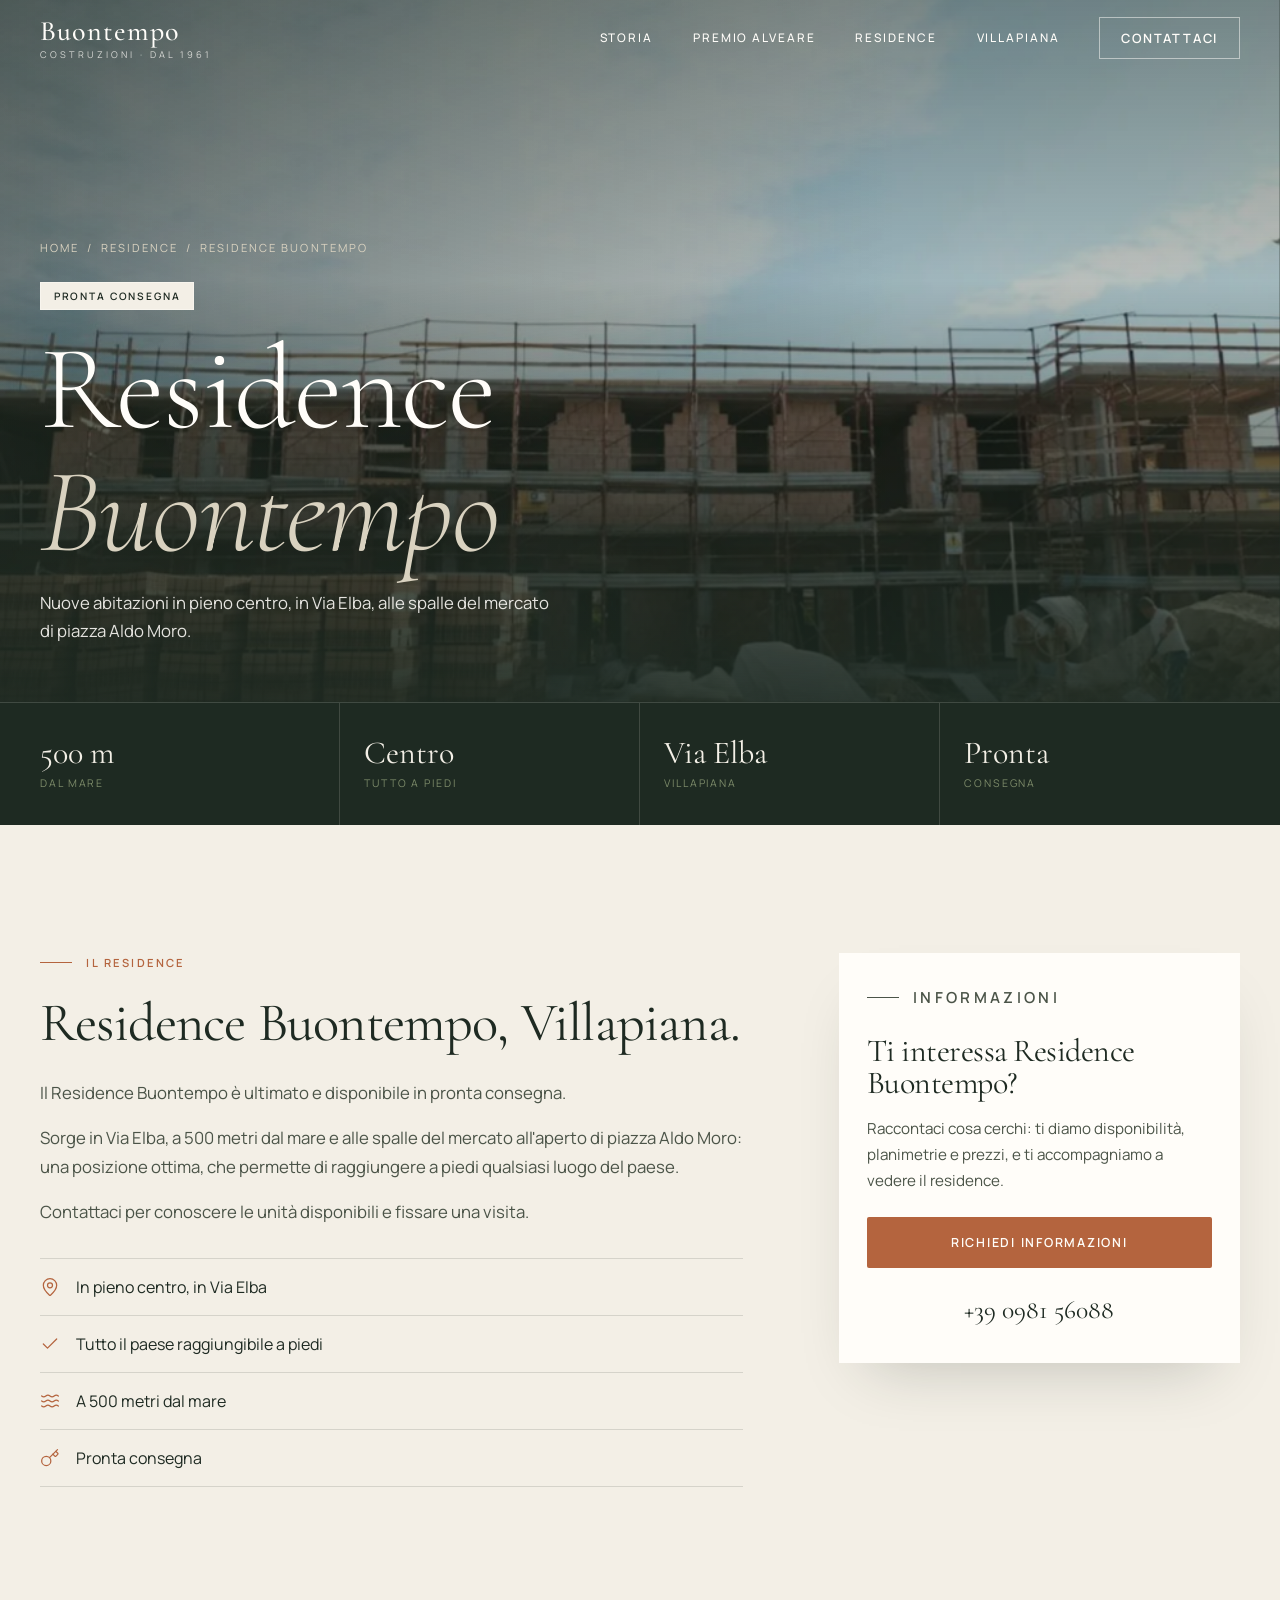
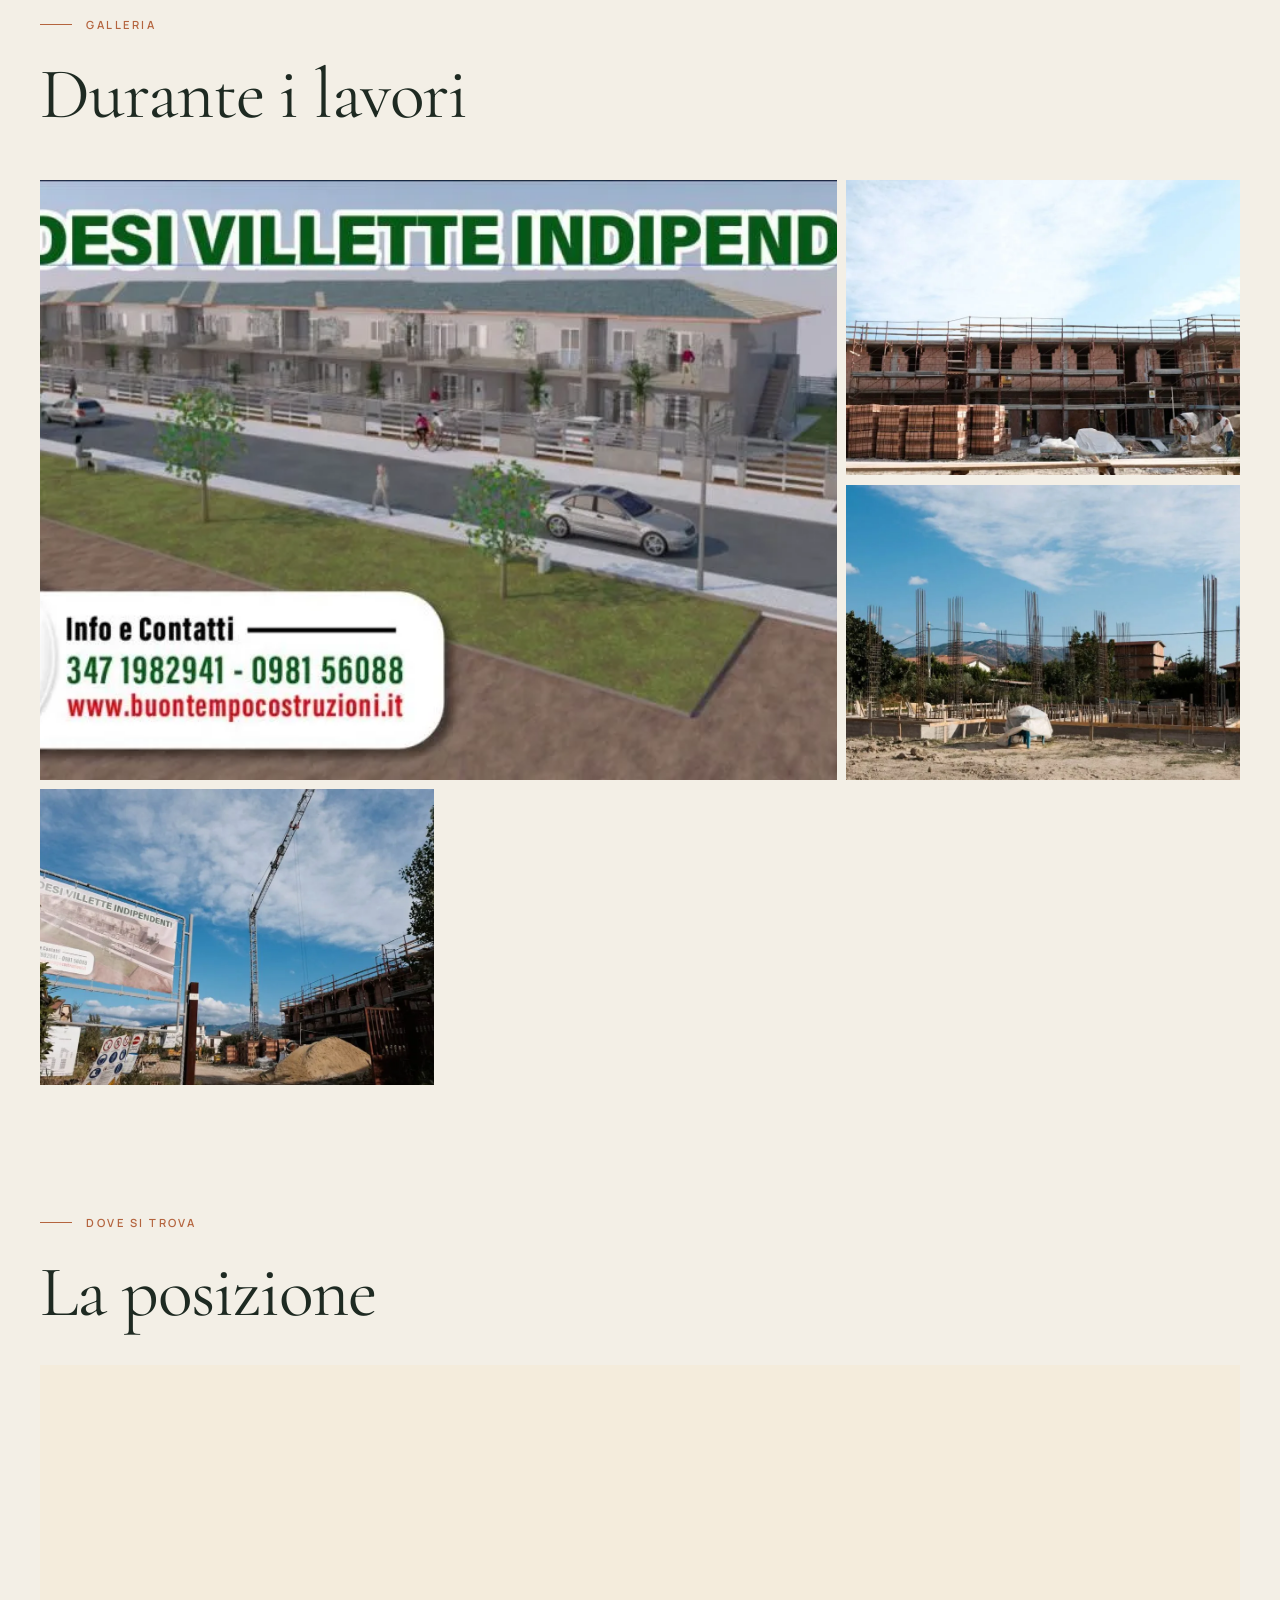
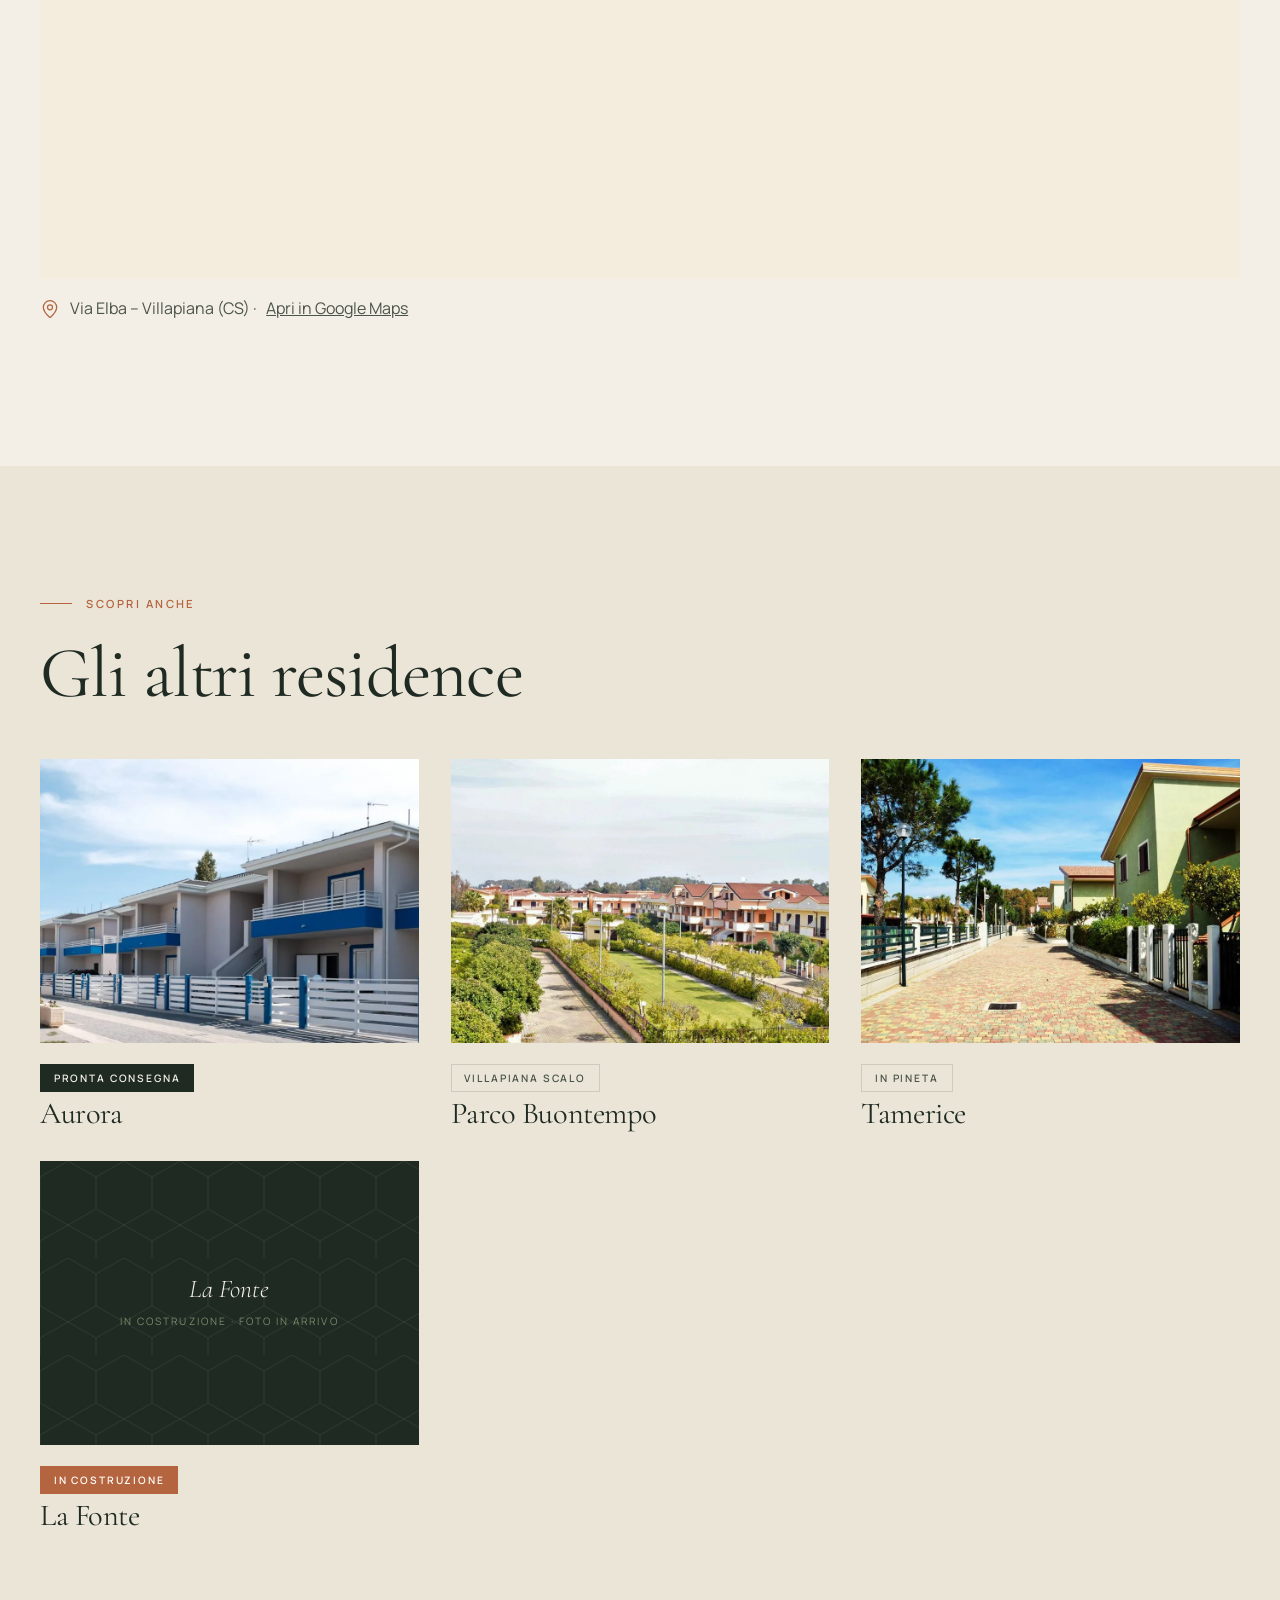
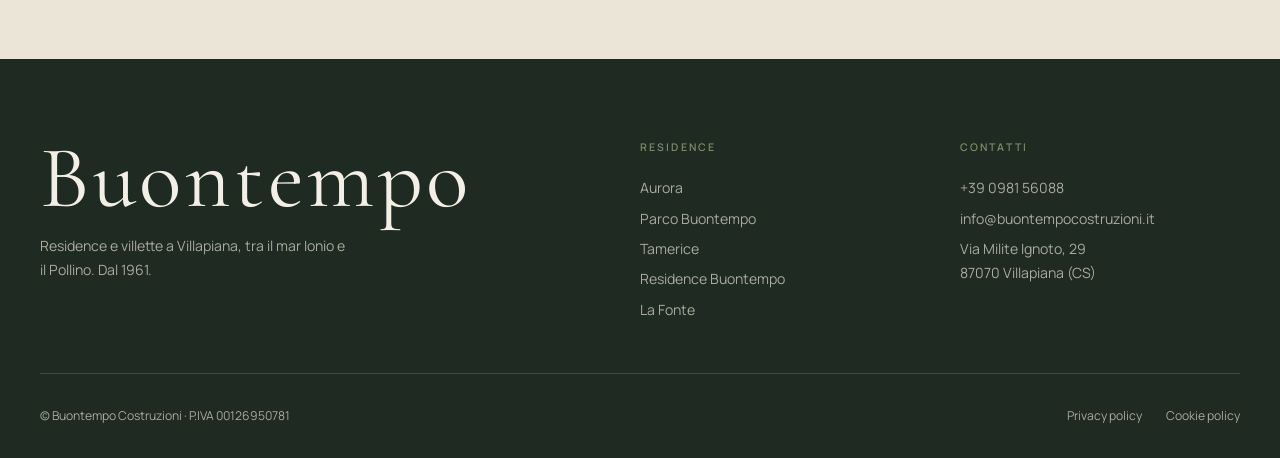
<file: residence/residence-buontempo.html>
<!doctype html>
<html lang="it">
<head>
  <meta charset="utf-8">
  <meta name="viewport" content="width=device-width, initial-scale=1">
  <title>Residence Buontempo a Villapiana – Buontempo Costruzioni</title>
  <meta name="description" content="Nuove abitazioni in pieno centro, in Via Elba, alle spalle del mercato di piazza Aldo Moro.">
  <link rel="canonical" href="https://www.buontempocostruzioni.it/residence/residence-buontempo.html">
  <meta property="og:type" content="website">
  <meta property="og:locale" content="it_IT">
  <meta property="og:site_name" content="Buontempo Costruzioni">
  <meta property="og:title" content="Residence Buontempo a Villapiana – Buontempo Costruzioni">
  <meta property="og:description" content="Nuove abitazioni in pieno centro, in Via Elba, alle spalle del mercato di piazza Aldo Moro.">
  <meta property="og:url" content="https://www.buontempocostruzioni.it/residence/residence-buontempo.html">
  <meta property="og:image" content="https://www.buontempocostruzioni.it/img/residence/cantiere-2.webp">
  <meta name="theme-color" content="#1e2a22">
  <link rel="preconnect" href="https://fonts.googleapis.com">
  <link rel="preconnect" href="https://fonts.gstatic.com" crossorigin>
  <link href="https://fonts.googleapis.com/css2?family=Cormorant+Garamond:ital,wght@0,300;0,400;0,500;1,300;1,400&family=Manrope:wght@400;500;600&display=swap" rel="stylesheet">
  <link rel="stylesheet" href="../css/style.css">
</head>
<body>
  <svg width="0" height="0" style="position:absolute" aria-hidden="true"><defs><symbol id="i-ruler" viewBox="0 0 24 24"><path d="M21.3 15.3a2.4 2.4 0 0 1 0 3.4l-2.6 2.6a2.4 2.4 0 0 1-3.4 0L2.7 8.7a2.41 2.41 0 0 1 0-3.4l2.6-2.6a2.41 2.41 0 0 1 3.4 0Z"/><path d="m14.5 12.5 2-2"/><path d="m11.5 9.5 2-2"/><path d="m8.5 6.5 2-2"/><path d="m17.5 15.5 2-2"/></symbol><symbol id="i-building" viewBox="0 0 24 24"><path d="M6 22V4a2 2 0 0 1 2-2h8a2 2 0 0 1 2 2v18Z"/><path d="M6 12H4a2 2 0 0 0-2 2v6a2 2 0 0 0 2 2h2"/><path d="M18 9h2a2 2 0 0 1 2 2v9a2 2 0 0 1-2 2h-2"/><path d="M10 6h4"/><path d="M10 10h4"/><path d="M10 14h4"/><path d="M10 18h4"/></symbol><symbol id="i-zap" viewBox="0 0 24 24"><path d="M4 14a1 1 0 0 1-.78-1.63l9.9-10.2a.5.5 0 0 1 .86.46l-1.92 6.02A1 1 0 0 0 13 10h7a1 1 0 0 1 .78 1.63l-9.9 10.2a.5.5 0 0 1-.86-.46l1.92-6.02A1 1 0 0 0 11 14z"/></symbol><symbol id="i-home" viewBox="0 0 24 24"><path d="M15 21v-8a1 1 0 0 0-1-1h-4a1 1 0 0 0-1 1v8"/><path d="M3 10a2 2 0 0 1 .709-1.528l7-5.999a2 2 0 0 1 2.582 0l7 5.999A2 2 0 0 1 21 10v9a2 2 0 0 1-2 2H5a2 2 0 0 1-2-2z"/></symbol><symbol id="i-trees" viewBox="0 0 24 24"><path d="M10 10v.2A3 3 0 0 1 8.9 16H5a3 3 0 0 1-1-5.8V10a3 3 0 0 1 6 0Z"/><path d="M7 16v6"/><path d="M13 19v3"/><path d="M12 19h8.3a1 1 0 0 0 .7-1.7L18 14h.3a1 1 0 0 0 .7-1.7L16 9h.2a1 1 0 0 0 .8-1.7L13 3l-1.4 1.5"/></symbol><symbol id="i-key" viewBox="0 0 24 24"><path d="m15.5 7.5 2.3 2.3a1 1 0 0 0 1.4 0l2.1-2.1a1 1 0 0 0 0-1.4L19 4"/><path d="m21 2-9.6 9.6"/><circle cx="7.5" cy="15.5" r="5.5"/></symbol><symbol id="i-calendar" viewBox="0 0 24 24"><path d="M8 2v4"/><path d="M16 2v4"/><rect width="18" height="18" x="3" y="4" rx="2"/><path d="M3 10h18"/></symbol><symbol id="i-users" viewBox="0 0 24 24"><path d="M16 21v-2a4 4 0 0 0-4-4H6a4 4 0 0 0-4 4v2"/><circle cx="9" cy="7" r="4"/><path d="M22 21v-2a4 4 0 0 0-3-3.87"/><path d="M16 3.13a4 4 0 0 1 0 7.75"/></symbol><symbol id="i-waves" viewBox="0 0 24 24"><path d="M2 6c.6.5 1.2 1 2.5 1C7 7 7 5 9.5 5c2.6 0 2.4 2 5 2 2.5 0 2.5-2 5-2 1.3 0 1.9.5 2.5 1"/><path d="M2 12c.6.5 1.2 1 2.5 1 2.5 0 2.5-2 5-2 2.6 0 2.4 2 5 2 2.5 0 2.5-2 5-2 1.3 0 1.9.5 2.5 1"/><path d="M2 18c.6.5 1.2 1 2.5 1 2.5 0 2.5-2 5-2 2.6 0 2.4 2 5 2 2.5 0 2.5-2 5-2 1.3 0 1.9.5 2.5 1"/></symbol><symbol id="i-arrow" viewBox="0 0 24 24"><path d="M5 12h14"/><path d="m12 5 7 7-7 7"/></symbol><symbol id="i-pin" viewBox="0 0 24 24"><path d="M20 10c0 4.993-5.539 10.193-7.399 11.799a1 1 0 0 1-1.202 0C9.539 20.193 4 14.993 4 10a8 8 0 0 1 16 0"/><circle cx="12" cy="10" r="3"/></symbol><symbol id="i-shield" viewBox="0 0 24 24"><path d="M20 13c0 5-3.5 7.5-7.66 8.95a1 1 0 0 1-.67-.01C7.5 20.5 4 18 4 13V6a1 1 0 0 1 1-1c2 0 4.5-1.2 6.24-2.72a1.17 1.17 0 0 1 1.52 0C14.51 3.81 17 5 19 5a1 1 0 0 1 1 1z"/><path d="m9 12 2 2 4-4"/></symbol><symbol id="i-fence" viewBox="0 0 24 24"><path d="M4 3 2 5v15c0 .6.4 1 1 1h2c.6 0 1-.4 1-1V5Z"/><path d="M6 8h4"/><path d="M6 18h4"/><path d="m12 3-2 2v15c0 .6.4 1 1 1h2c.6 0 1-.4 1-1V5Z"/><path d="M14 8h4"/><path d="M14 18h4"/><path d="m20 3-2 2v15c0 .6.4 1 1 1h2c.6 0 1-.4 1-1V5Z"/></symbol><symbol id="i-leaf" viewBox="0 0 24 24"><path d="M11 20A7 7 0 0 1 9.8 6.1C15.5 5 17 4.48 19 2c1 2 2 4.18 2 8 0 5.5-4.78 10-10 10Z"/><path d="M2 21c0-3 1.85-5.36 5.08-6C9.5 14.52 12 13 13 12"/></symbol><symbol id="i-check" viewBox="0 0 24 24"><path d="M20 6 9 17l-5-5"/></symbol><symbol id="i-x" viewBox="0 0 24 24"><path d="M18 6 6 18"/><path d="m6 6 12 12"/></symbol><symbol id="i-left" viewBox="0 0 24 24"><path d="m15 18-6-6 6-6"/></symbol><symbol id="i-right" viewBox="0 0 24 24"><path d="m9 18 6-6-6-6"/></symbol><symbol id="i-phone" viewBox="0 0 24 24"><path d="M13.832 16.568a1 1 0 0 0 1.213-.303l.355-.465A2 2 0 0 1 17 15h3a2 2 0 0 1 2 2v3a2 2 0 0 1-2 2A18 18 0 0 1 2 4a2 2 0 0 1 2-2h3a2 2 0 0 1 2 2v3a2 2 0 0 1-.8 1.6l-.468.351a1 1 0 0 0-.292 1.233 14 14 0 0 0 6.392 6.384"/></symbol><symbol id="i-mail" viewBox="0 0 24 24"><rect x="2" y="4" width="20" height="16" rx="2"/><path d="m22 7-8.991 5.727a2 2 0 0 1-2.009 0L2 7"/></symbol></defs></svg>
  <header class="site-header">
    <div class="wrap header-inner">
      <a href="../index.html" class="brand" aria-label="Buontempo Costruzioni, home">
        <span class="brand-name">Buontempo</span>
        <span class="brand-sub">Costruzioni · dal 1961</span>
      </a>
      <button class="nav-toggle" aria-expanded="false" aria-controls="nav" aria-label="Apri il menu"><span></span><span></span></button>
      <nav class="nav" id="nav" aria-label="Menu principale">
        <a href="../index.html#storia">Storia</a>
        <a href="../index.html#premio">Premio Alveare</a>
        <a href="../index.html#residence">Residence</a>
        <a href="../index.html#territorio">Villapiana</a>
        <a href="../index.html#contatti" class="nav-cta">Contattaci</a>
        <div class="nav-contact">
          <a href="tel:+39098156088"><svg class="ic ic-sm" aria-hidden="true"><use href="#i-phone"/></svg>+39 0981 56088</a>
          <a href="mailto:info@buontempocostruzioni.it"><svg class="ic ic-sm" aria-hidden="true"><use href="#i-mail"/></svg>info@buontempocostruzioni.it</a>
        </div>
      </nav>
    </div>
  </header>

  <main>
    <section class="page-hero">
      <figure class="hero-media"><img src="../img/residence/cantiere-2.webp" alt="Residence Buontempo" fetchpriority="high"></figure>
      <div class="wrap page-hero-content">
        <nav class="crumbs" aria-label="Percorso"><a href="../index.html">Home</a><span>/</span><a href="../index.html#residence">Residence</a><span>/</span><span>Residence Buontempo</span></nav>
        <span class="tag tag-ready">Pronta consegna</span>
        <h1>Residence<br><em>Buontempo</em></h1>
        <p class="page-hero-lead">Nuove abitazioni in pieno centro, in Via Elba, alle spalle del mercato di piazza Aldo Moro.</p>
      </div>
    </section>
    <section class="keyfacts" aria-label="In breve"><div class="wrap"><ul><li><strong>500 m</strong><span>dal mare</span></li><li><strong>Centro</strong><span>tutto a piedi</span></li><li><strong>Via Elba</strong><span>Villapiana</span></li><li><strong>Pronta</strong><span>consegna</span></li></ul></div></section>

    <section class="section">
      <div class="wrap res-detail">
        <div>
          <p class="eyebrow">Il residence</p>
          <h2>Residence Buontempo, Villapiana.</h2>
          <div class="prose"><p>Il Residence Buontempo è ultimato e disponibile in pronta consegna.</p><p>Sorge in Via Elba, a 500 metri dal mare e alle spalle del mercato all'aperto di piazza Aldo Moro: una posizione ottima, che permette di raggiungere a piedi qualsiasi luogo del paese.</p><p>Contattaci per conoscere le unità disponibili e fissare una visita.</p></div>
          <ul class="features"><li><svg class="ic" aria-hidden="true"><use href="#i-pin"/></svg>In pieno centro, in Via Elba</li><li><svg class="ic" aria-hidden="true"><use href="#i-check"/></svg>Tutto il paese raggiungibile a piedi</li><li><svg class="ic" aria-hidden="true"><use href="#i-waves"/></svg>A 500 metri dal mare</li><li><svg class="ic" aria-hidden="true"><use href="#i-key"/></svg>Pronta consegna</li></ul>
        </div>
        <aside class="aside-card">
          <p class="eyebrow">Informazioni</p>
          <h3>Ti interessa Residence Buontempo?</h3>
          <p>Raccontaci cosa cerchi: ti diamo disponibilità, planimetrie e prezzi, e ti accompagniamo a vedere il residence.</p>
          <a href="../index.html?interesse=residence-buontempo#contatti" class="btn btn-primary">Richiedi informazioni</a>
          <a href="tel:+39098156088" class="aside-tel">+39 0981 56088</a>
        </aside>
      </div>
    </section>


    <section class="section" id="galleria" style="padding-top:0">
      <div class="wrap">
        <p class="eyebrow">Galleria</p>
        <h2 class="section-title">Durante i lavori</h2>
        <div class="gallery"><a href="../img/residence/cantiere-1.webp" data-lightbox><img src="../img/residence/cantiere-1.webp" alt="Residence Buontempo, foto 1" loading="lazy"></a><a href="../img/residence/cantiere-2.webp" data-lightbox><img src="../img/residence/cantiere-2.webp" alt="Residence Buontempo, foto 2" loading="lazy"></a><a href="../img/residence/cantiere-4.webp" data-lightbox><img src="../img/residence/cantiere-4.webp" alt="Residence Buontempo, foto 3" loading="lazy"></a><a href="../img/residence/cantiere-5.webp" data-lightbox><img src="../img/residence/cantiere-5.webp" alt="Residence Buontempo, foto 4" loading="lazy"></a></div>
      </div>
    </section>

    <section class="section" id="posizione" style="padding-top:0">
      <div class="wrap">
        <p class="eyebrow">Dove si trova</p>
        <h2 class="section-title">La posizione</h2>
        <div class="map reveal">
          <iframe src="https://maps.google.com/maps?q=Via+Elba%2C+Villapiana+CS&amp;z=15&amp;output=embed" title="Mappa di Residence Buontempo" loading="lazy" referrerpolicy="no-referrer-when-downgrade"></iframe>
        </div>
        <p class="map-address"><svg class="ic" aria-hidden="true"><use href="#i-pin"/></svg>Via Elba – Villapiana (CS) · <a href="https://www.google.com/maps/search/?api=1&amp;query=Via+Elba%2C+Villapiana+CS" target="_blank" rel="noopener">Apri in Google Maps</a></p>
      </div>
    </section>
    <section class="section" style="background:var(--linen-2)">
      <div class="wrap">
        <p class="eyebrow">Scopri anche</p>
        <h2 class="section-title">Gli altri residence</h2>
        <div class="others">
          <a href="aurora.html" class="other reveal">
            <figure><img src="../img/residence/aurora-3.webp" alt="Residence Aurora" loading="lazy"></figure>
            <div><span class="tag tag-ready">Pronta consegna</span><h3>Aurora</h3></div>
          </a>
          <a href="parco-buontempo.html" class="other reveal">
            <figure><img src="../img/residence/parco-3.webp" alt="Residence Parco Buontempo" loading="lazy"></figure>
            <div><span class="tag">Villapiana Scalo</span><h3>Parco Buontempo</h3></div>
          </a>
          <a href="tamerice.html" class="other reveal">
            <figure><img src="../img/residence/tamerice-4.webp" alt="Residence Tamerice" loading="lazy"></figure>
            <div><span class="tag">In pineta</span><h3>Tamerice</h3></div>
          </a>
          <a href="la-fonte.html" class="other reveal">
            <figure class="ph"><span class="ph-name">La Fonte</span><span class="ph-note">In costruzione · foto in arrivo</span></figure>
            <div><span class="tag tag-new">In costruzione</span><h3>La Fonte</h3></div>
          </a>
        </div>
      </div>
    </section>
  </main>
  <footer class="site-footer">
    <div class="wrap">
      <div class="footer-top">
        <div class="footer-brand">
          <span class="brand-name">Buontempo</span>
          <p>Residence e villette a Villapiana, tra il mar Ionio e il Pollino. Dal 1961.</p>
        </div>
        <div class="footer-col">
          <h4>Residence</h4>
          <a href="../residence/aurora.html">Aurora</a><a href="../residence/parco-buontempo.html">Parco Buontempo</a><a href="../residence/tamerice.html">Tamerice</a><a href="../residence/residence-buontempo.html">Residence Buontempo</a><a href="../residence/la-fonte.html">La Fonte</a>
        </div>
        <div class="footer-col">
          <h4>Contatti</h4>
          <a href="tel:+39098156088">+39 0981 56088</a>
          <a href="mailto:info@buontempocostruzioni.it">info@buontempocostruzioni.it</a>
          <a href="https://www.google.com/maps/search/?api=1&amp;query=Via+Milite+Ignoto+29+Villapiana+CS" target="_blank" rel="noopener">Via Milite Ignoto, 29<br>87070 Villapiana (CS)</a>
        </div>
      </div>
      <div class="footer-bottom">
        <span>© Buontempo Costruzioni · P.IVA 00126950781</span>
        <nav><a href="#">Privacy policy</a><a href="#">Cookie policy</a></nav>
      </div>
    </div>
  </footer>
  <div class="mobile-bar" aria-label="Contatti rapidi">
    <a href="tel:+39098156088" class="mb-call"><svg class="ic ic-sm" aria-hidden="true"><use href="#i-phone"/></svg>Chiama</a>
    <a href="../index.html?interesse=residence-buontempo#contatti" class="mb-info"><svg class="ic ic-sm" aria-hidden="true"><use href="#i-mail"/></svg>Richiedi info</a>
  </div>
  <script src="../js/main.js" defer></script>
</body>
</html>
</file>
<file: css/style.css>
:root {
  --olive: #1e2a22;
  --olive-2: #27362c;
  --linen: #f3efe6;
  --linen-2: #ebe5d8;
  --stone: #d9d2c0;
  --terra: #b4643e;
  --terra-dark: #964f2f;
  --sage: #7d8b6a;
  --ink: #1e2a22;
  --ink-soft: #4b5448;
  --muted: #7a7f72;
  --white: #fffdf9;
  --line: rgba(30, 42, 34, .14);
  --line-light: rgba(243, 239, 230, .16);
  --serif: "Cormorant Garamond", "Times New Roman", serif;
  --sans: "Manrope", system-ui, sans-serif;
  --gutter: 20px;
  --radius: 2px;
  --ease: cubic-bezier(.22, 1, .36, 1);
}

*, *::before, *::after { box-sizing: border-box; }
html { scroll-behavior: smooth; scroll-padding-top: 80px; }
body {
  margin: 0;
  font-family: var(--sans);
  font-size: 1rem;
  line-height: 1.7;
  color: var(--ink);
  background: var(--linen);
  -webkit-font-smoothing: antialiased;
  text-rendering: optimizeLegibility;
}
body.lock { overflow: hidden; }
img { display: block; width: 100%; height: 100%; object-fit: cover; }
figure { margin: 0; overflow: hidden; background: var(--linen-2); }
figure.no-img img { visibility: hidden; }
a { color: inherit; }
button { font: inherit; color: inherit; }
h1, h2, h3 { font-family: var(--serif); font-weight: 400; line-height: 1.02; margin: 0 0 .5em; letter-spacing: -.015em; }
h1 em, h2 em, h3 em { font-style: italic; font-weight: 300; color: var(--terra); }
p { margin: 0 0 1em; }
::selection { background: var(--terra); color: var(--white); }
:focus-visible { outline: 2px solid var(--terra); outline-offset: 3px; }

.wrap { width: 100%; max-width: 1320px; margin: 0 auto; padding: 0 var(--gutter); }
.eyebrow {
  display: flex; align-items: center; gap: .9rem;
  font-size: .7rem; font-weight: 600; letter-spacing: .22em; text-transform: uppercase;
  color: var(--terra); margin-bottom: 1.5rem;
}
.eyebrow::before { content: ""; width: 32px; height: 1px; background: currentColor; }
.eyebrow-light { color: var(--stone); }
.section { padding: 6rem 0; }
.section-title { font-size: clamp(2.5rem, 7vw, 4.5rem); max-width: 16ch; }
.section-intro { color: var(--ink-soft); max-width: 46ch; font-size: 1.05rem; }

.btn {
  display: inline-flex; align-items: center; justify-content: center; gap: .6rem;
  padding: 1rem 1.75rem; border-radius: var(--radius); border: 1px solid transparent;
  font: 600 .78rem var(--sans); letter-spacing: .14em; text-transform: uppercase; text-decoration: none;
  cursor: pointer; transition: background .3s var(--ease), color .3s var(--ease), border-color .3s var(--ease);
}
.btn-primary { background: var(--terra); color: var(--white); }
.btn-primary:hover { background: var(--terra-dark); }
.btn-light { border-color: rgba(255, 253, 249, .55); color: var(--white); }
.btn-light:hover { background: var(--white); color: var(--olive); }
.btn-dark { border-color: var(--olive); color: var(--olive); }
.btn-dark:hover { background: var(--olive); color: var(--linen); }
.link-line {
  display: inline-flex; align-items: center; gap: .6rem;
  font-size: .78rem; font-weight: 600; letter-spacing: .14em; text-transform: uppercase; text-decoration: none;
  padding-bottom: .35rem; background: linear-gradient(currentColor, currentColor) 0 100% / 100% 1px no-repeat;
  transition: background-size .4s var(--ease), gap .3s var(--ease);
}
.link-line:hover { gap: 1rem; }
.ic { width: 24px; height: 24px; fill: none; stroke: currentColor; stroke-width: 1.5; stroke-linecap: round; stroke-linejoin: round; flex-shrink: 0; }
.ic-sm { width: 16px; height: 16px; }

.site-header { position: fixed; inset: 0 0 auto; z-index: 60; color: var(--white); transition: background .4s var(--ease), color .4s, box-shadow .4s; }
.site-header.scrolled { background: rgba(30, 42, 34, .97); box-shadow: 0 1px 0 var(--line-light); }
.header-inner { display: flex; align-items: center; justify-content: space-between; height: 76px; }
.brand { display: flex; flex-direction: column; line-height: 1; text-decoration: none; position: relative; z-index: 2; }
.brand-name { font-family: var(--serif); font-size: 1.75rem; font-weight: 500; letter-spacing: .04em; }
.brand-sub { font-size: .58rem; letter-spacing: .32em; text-transform: uppercase; opacity: .75; margin-top: .35rem; }
.nav-toggle { position: relative; z-index: 2; width: 44px; height: 44px; padding: 12px 8px; border: 0; background: none; cursor: pointer; display: flex; flex-direction: column; justify-content: space-between; }
.nav-toggle span { height: 1px; background: currentColor; transition: transform .4s var(--ease); }
.nav-toggle[aria-expanded="true"] span:first-child { transform: translateY(9.5px) rotate(45deg); }
.nav-toggle[aria-expanded="true"] span:last-child { transform: translateY(-9.5px) rotate(-45deg); }
.nav {
  position: fixed; inset: 0; background: var(--olive); color: var(--linen);
  display: flex; flex-direction: column; justify-content: center; gap: .25rem; padding: 6rem var(--gutter) 3rem;
  opacity: 0; visibility: hidden; transition: opacity .45s var(--ease), visibility .45s;
}
.nav.open { opacity: 1; visibility: visible; }
.nav a { font-family: var(--serif); font-size: 2.6rem; text-decoration: none; line-height: 1.3; }
.nav a.nav-cta { font-family: var(--sans); font-size: .8rem; letter-spacing: .14em; text-transform: uppercase; font-weight: 600; margin-top: 2rem; color: var(--terra); }

.hero { position: relative; min-height: 100svh; display: flex; flex-direction: column; justify-content: flex-end; color: var(--white); background: var(--olive); overflow: hidden; }
.hero-media { position: absolute; inset: 0; background: var(--olive); }
.hero-media img { transform: scale(1.12); animation: kenburns 16s var(--ease) forwards; }
@keyframes kenburns { to { transform: scale(1); } }
.hero-media::after { content: ""; position: absolute; inset: 0; background: linear-gradient(180deg, rgba(30, 42, 34, .55) 0%, rgba(30, 42, 34, .35) 35%, rgba(30, 42, 34, .92) 100%), linear-gradient(90deg, rgba(30, 42, 34, .45), transparent 70%); }
.hero-content { position: relative; padding-top: 140px; padding-bottom: 3rem; }
.hero .eyebrow { color: var(--stone); }
.hero h1 { font-size: clamp(3.2rem, 11vw, 7rem); font-weight: 300; line-height: .98; max-width: 13ch; margin-bottom: 1.5rem; }
.hero h1 em { color: var(--stone); }
.hero-lead { max-width: 44ch; font-size: 1.05rem; opacity: .88; margin-bottom: 2.25rem; }
.hero-actions { display: flex; flex-wrap: wrap; gap: .75rem; }
.hero-foot { position: relative; border-top: 1px solid var(--line-light); }
.hero-foot .wrap { display: flex; justify-content: space-between; align-items: center; height: 64px; font-size: .7rem; letter-spacing: .22em; text-transform: uppercase; opacity: .8; }
.scroll-cue { display: flex; align-items: center; gap: .9rem; }
.scroll-cue::after { content: ""; width: 48px; height: 1px; background: currentColor; transform-origin: left; animation: cue 2.4s var(--ease) infinite; }
@keyframes cue { 0% { transform: scaleX(0); } 50% { transform: scaleX(1); transform-origin: left; } 51% { transform-origin: right; } 100% { transform: scaleX(0); transform-origin: right; } }

.statement { padding: 7rem 0 5rem; }
.statement p { font-family: var(--serif); font-size: clamp(1.9rem, 5vw, 3.4rem); line-height: 1.18; font-weight: 300; max-width: 26ch; margin: 0; }
.statement em { color: var(--terra); }
.statement-meta { display: grid; gap: 1.5rem; margin-top: 3.5rem; padding-top: 2rem; border-top: 1px solid var(--line); }
.statement-meta div { display: flex; flex-direction: column; }
.statement-meta strong { font-family: var(--serif); font-size: 2.6rem; font-weight: 400; line-height: 1; }
.statement-meta span { font-size: .8rem; color: var(--muted); margin-top: .4rem; }

.split { display: grid; gap: 3rem; }
.split-media { position: relative; aspect-ratio: 4 / 5; }
.split-media figure { height: 100%; }
.split-media .stamp {
  position: absolute; right: -1px; bottom: -1px; background: var(--linen); padding: 1.1rem 1.4rem 0 1.4rem;
  font-family: var(--serif); font-size: 3.5rem; line-height: 1; color: var(--terra);
}
.split-text h2 { font-size: clamp(2.3rem, 6vw, 3.8rem); }
.split-text > p { color: var(--ink-soft); }
.timeline { list-style: none; padding: 0; margin: 2.5rem 0 0; border-top: 1px solid var(--line); }
.timeline li { display: grid; grid-template-columns: 7rem 1fr; gap: 1rem; padding: 1.1rem 0; border-bottom: 1px solid var(--line); }
.timeline span { font-family: var(--serif); color: var(--terra); font-size: 1.4rem; line-height: 1.2; }

.premio { position: relative; background: var(--olive); color: var(--linen); padding: 6rem 0; overflow: hidden; }
.premio::before {
  content: ""; position: absolute; inset: 0; opacity: .06; pointer-events: none;
  background-image: url("data:image/svg+xml,%3Csvg xmlns='http://www.w3.org/2000/svg' width='56' height='97' viewBox='0 0 56 97'%3E%3Cpath d='M28 0l28 16v32L28 64 0 48V16zM28 64l28 16v32M28 64L0 80v32' fill='none' stroke='%23f3efe6' stroke-width='1'/%3E%3C/svg%3E");
  background-size: 56px 97px;
  mask-image: linear-gradient(90deg, transparent 0%, #000 60%);
  -webkit-mask-image: linear-gradient(90deg, transparent 0%, #000 60%);
}
.premio-grid { position: relative; display: grid; gap: 3rem; align-items: center; }
.premio-photo { position: relative; }
.premio-photo figure { aspect-ratio: 3 / 2; background: var(--olive-2); }
.premio-photo::after { content: ""; position: absolute; inset: 18px -18px -18px 18px; border: 1px solid var(--terra); z-index: -1; }
.premio-badge {
  position: absolute; left: 1rem; top: -2rem; width: 104px; height: 120px; display: grid; place-items: center; text-align: center;
  background: var(--terra); color: var(--white); clip-path: polygon(50% 0, 100% 25%, 100% 75%, 50% 100%, 0 75%, 0 25%);
  font-size: .62rem; letter-spacing: .16em; text-transform: uppercase; font-weight: 600; line-height: 1.3;
}
.premio-badge strong { display: block; font-family: var(--serif); font-size: 1.9rem; letter-spacing: 0; font-weight: 500; line-height: 1; }
.premio h2 { font-size: clamp(2.5rem, 7vw, 4.4rem); }
.premio h2 em { color: var(--stone); }
.premio-text p { color: rgba(243, 239, 230, .78); }
.premio-quote { margin: 2rem 0; padding-left: 1.5rem; border-left: 1px solid var(--terra); }
.premio-quote p { font-family: var(--serif); font-style: italic; font-size: 1.7rem; line-height: 1.25; color: var(--linen); margin-bottom: .6rem; }
.premio-quote cite { font-style: normal; font-size: .72rem; letter-spacing: .16em; text-transform: uppercase; color: var(--stone); }
.premio-facts { list-style: none; padding: 0; margin: 2rem 0 0; display: grid; grid-template-columns: 1fr 1fr; border-top: 1px solid var(--line-light); }
.premio-facts li { padding: 1rem 0; border-bottom: 1px solid var(--line-light); display: flex; flex-direction: column; }
.premio-facts li:nth-child(odd) { padding-right: 1rem; }
.premio-facts span { font-size: .66rem; letter-spacing: .18em; text-transform: uppercase; color: var(--sage); }
.premio-facts strong { font-family: var(--serif); font-weight: 400; font-size: 1.3rem; }

.about { position: relative; overflow: hidden; padding: 6rem 0; background: var(--linen-2); }
.about-inner { position: relative; z-index: 1; }
.about-blob { position: absolute; border-radius: 50%; filter: blur(70px); pointer-events: none; will-change: transform; }
.about-blob-1 { top: 5rem; left: -4rem; width: 18rem; height: 18rem; background: rgba(180, 100, 62, .12); }
.about-blob-2 { bottom: 5rem; right: -4rem; width: 22rem; height: 22rem; background: rgba(125, 139, 106, .18); }
.about-dot { position: absolute; border-radius: 50%; animation: float 3s ease-in-out infinite; }
.about-dot-1 { top: 50%; left: 25%; width: 10px; height: 10px; background: rgba(180, 100, 62, .35); }
.about-dot-2 { bottom: 33%; right: 25%; width: 14px; height: 14px; background: rgba(125, 139, 106, .35); animation-duration: 4s; animation-delay: 1s; --float: 20px; }
@keyframes float { 0%, 100% { transform: translateY(0); opacity: .5; } 50% { transform: translateY(var(--float, -15px)); opacity: 1; } }
.about-head { display: flex; flex-direction: column; align-items: center; text-align: center; margin-bottom: 4rem; }
.eyebrow-center::before { display: none; }
.about-head h2 { font-size: clamp(2.5rem, 7vw, 4.4rem); max-width: 16ch; margin-bottom: 1.25rem; }
.about-rule { display: block; height: 1px; width: 0; background: var(--terra); margin-bottom: 1.5rem; transition: width 1.2s var(--ease) .5s; }
.about-head.in .about-rule, .about-head:not(.reveal) .about-rule { width: 120px; }
.about-intro { color: var(--ink-soft); max-width: 56ch; margin: 0; }
.about-grid { display: grid; gap: 3rem; }
.about-col { display: grid; gap: 2.75rem; align-content: center; }
.service-head { display: flex; align-items: center; gap: 1rem; margin-bottom: .6rem; }
.service-icon { display: grid; place-items: center; width: 52px; height: 52px; border-radius: 50%; color: var(--terra); border: 1px solid rgba(180, 100, 62, .35); transition: background .3s, color .3s; }
.service:hover .service-icon { background: var(--terra); color: var(--white); animation: wiggle .5s ease; }
@keyframes wiggle { 20% { transform: rotate(-10deg); } 40% { transform: rotate(10deg); } 60% { transform: rotate(-5deg); } 80% { transform: rotate(0); } }
.service h3 { font-size: 1.85rem; margin: 0; transition: color .3s; }
.service:hover h3 { color: var(--terra); }
.service p { color: var(--ink-soft); font-size: .95rem; margin: 0; padding-left: calc(52px + 1rem); }
.service:hover, .service.in:hover { transform: translateY(-5px); transition: transform .3s var(--ease); }
.about-center { position: relative; justify-self: center; width: 100%; max-width: 340px; margin: 1rem 0; order: -1; }
.about-photo { position: relative; aspect-ratio: 4 / 5; box-shadow: 0 30px 60px -20px rgba(30, 42, 34, .45); transition: transform .5s var(--ease); z-index: 1; }
.about-photo:hover { transform: scale(1.02); }
.about-photo-overlay { position: absolute; inset: 0; display: flex; align-items: flex-end; justify-content: center; padding: 1.25rem; background: linear-gradient(0deg, rgba(30, 42, 34, .6), transparent 55%); }
.pill { display: inline-flex; align-items: center; gap: .5rem; background: var(--white); color: var(--olive); padding: .65rem 1.2rem; border-radius: 100px; font-size: .72rem; letter-spacing: .12em; text-transform: uppercase; font-weight: 600; text-decoration: none; transition: transform .3s var(--ease); }
.pill:hover { transform: scale(1.05); }
.about-frame { position: absolute; inset: -14px; border: 1px solid var(--terra); }
.about-accent { position: absolute; border-radius: 50%; will-change: transform; }
.about-accent-1 { top: -1rem; right: -2.5rem; width: 4.5rem; height: 4.5rem; background: rgba(180, 100, 62, .15); }
.about-accent-2 { bottom: -1.5rem; left: -2.5rem; width: 5.5rem; height: 5.5rem; background: rgba(125, 139, 106, .2); }
.counters { display: grid; grid-template-columns: 1fr 1fr; gap: 1rem; margin-top: 5rem; }
.counter { display: flex; flex-direction: column; align-items: center; text-align: center; padding: 2rem 1rem; background: rgba(255, 253, 249, .55); transition: background .3s; }
.counter:hover, .counter.in:hover { background: var(--white); transform: translateY(-5px); transition: transform .3s var(--ease), background .3s; }
.counter-icon { display: grid; place-items: center; width: 52px; height: 52px; border-radius: 50%; color: var(--terra); background: rgba(180, 100, 62, .08); margin-bottom: 1rem; transition: transform .8s var(--ease); }
.counter:hover .counter-icon { transform: rotate(360deg); }
.counter strong { font-family: var(--serif); font-weight: 400; font-size: clamp(2.6rem, 8vw, 3.4rem); line-height: 1; font-variant-numeric: lining-nums tabular-nums; }
.counter > span:last-child { font-size: .78rem; color: var(--muted); margin-top: .5rem; }
.counter::after { content: ""; width: 32px; height: 1px; background: var(--terra); margin-top: 1rem; transition: width .3s; }
.counter:hover::after { width: 64px; }
.about-cta { margin-top: 4rem; background: var(--olive); color: var(--linen); padding: 2.25rem 1.75rem; display: flex; flex-direction: column; gap: 1.5rem; }
.about-cta h3 { font-size: 2.2rem; margin-bottom: .3rem; }
.about-cta p { margin: 0; color: rgba(243, 239, 230, .72); }
.about-cta .btn { align-self: flex-start; }

.res-list { display: grid; gap: 5rem; margin-top: 4rem; }
.res-item { display: grid; gap: 1.75rem; text-decoration: none; }
.res-media { position: relative; aspect-ratio: 4 / 3; }
.res-media figure { height: 100%; }
.res-media img { transition: transform 1.2s var(--ease); }
.res-item:hover .res-media img { transform: scale(1.05); }
.ph, .hero-ph {
  position: relative; display: flex; flex-direction: column; align-items: center; justify-content: center; gap: .75rem; text-align: center;
  background-color: var(--olive); color: var(--linen);
  background-image: url("data:image/svg+xml,%3Csvg xmlns='http://www.w3.org/2000/svg' width='56' height='97' viewBox='0 0 56 97'%3E%3Cpath d='M28 0l28 16v32L28 64 0 48V16zM28 64l28 16v32M28 64L0 80v32' fill='none' stroke='%23f3efe6' stroke-opacity='.08' stroke-width='1'/%3E%3C/svg%3E");
  background-size: 56px 97px;
}
.ph-name { font-family: var(--serif); font-size: clamp(2.2rem, 6vw, 3.6rem); font-style: italic; font-weight: 300; line-height: 1; }
.ph-note { font-size: .64rem; letter-spacing: .2em; text-transform: uppercase; color: var(--sage); }
.other .ph-name { font-size: 1.6rem; }
.hero-ph::after { display: none; }
.res-index { position: absolute; top: 1rem; left: 1rem; font-family: var(--serif); font-size: 1rem; color: var(--white); background: rgba(30, 42, 34, .55); padding: .2rem .6rem; backdrop-filter: blur(4px); }
.res-body { display: flex; flex-direction: column; }
.tag { align-self: flex-start; font-size: .64rem; font-weight: 600; letter-spacing: .18em; text-transform: uppercase; padding: .4rem .8rem; border: 1px solid var(--line); color: var(--ink-soft); }
.tag-ready { background: var(--olive); border-color: var(--olive); color: var(--linen); }
.tag-new { background: var(--terra); border-color: var(--terra); color: var(--white); }
.res-body h3 { font-size: clamp(2.3rem, 6vw, 3.6rem); margin: 1.1rem 0 .8rem; transition: color .3s; }
.res-item:hover h3 { color: var(--terra); }
.res-body p { color: var(--ink-soft); max-width: 48ch; }
.facts { list-style: none; padding: 0; margin: .5rem 0 1.75rem; display: flex; flex-wrap: wrap; gap: .5rem 1.5rem; font-size: .8rem; font-weight: 600; color: var(--ink); }
.facts li { display: flex; align-items: center; gap: .5rem; }
.facts li::before { content: ""; width: 5px; height: 5px; background: var(--terra); transform: rotate(45deg); }
.res-body .link-line { align-self: flex-start; color: var(--terra); }

.territorio { position: relative; color: var(--linen); background: var(--olive); overflow: hidden; }
.territorio-media { position: absolute; inset: 0; background: var(--olive-2); }
.territorio-media::after { content: ""; position: absolute; inset: 0; background: linear-gradient(0deg, rgba(30, 42, 34, .95) 10%, rgba(30, 42, 34, .3) 75%); }
.territorio-content { position: relative; padding-top: 12rem; padding-bottom: 5rem; display: grid; gap: 3rem; align-items: end; }
.territorio h2 { font-size: clamp(2.5rem, 7vw, 4.6rem); max-width: 16ch; }
.territorio h2 em { color: var(--stone); }
.territorio p { max-width: 52ch; color: rgba(243, 239, 230, .82); }
.territorio .facts { color: var(--linen); }
.territorio-thumbs { display: grid; grid-template-columns: 1fr 1fr; gap: .75rem; }
.territorio-thumbs figure { aspect-ratio: 4 / 5; background: var(--olive-2); }

.contatti-grid { display: grid; gap: 3.5rem; }
.contact-main { display: flex; flex-direction: column; gap: .3rem; margin: 2.25rem 0; }
.contact-big { font-family: var(--serif); font-size: clamp(1.7rem, 6vw, 2.6rem); line-height: 1.2; text-decoration: none; word-break: break-word; transition: color .3s; }
.contact-big:hover { color: var(--terra); }
.people { margin: 0 0 2.25rem; border-top: 1px solid var(--line); }
.people div { padding: 1rem 0; border-bottom: 1px solid var(--line); display: flex; flex-direction: column; }
.people dt { font-family: var(--serif); font-size: 1.35rem; line-height: 1.2; }
.people dd { margin: 0; color: var(--muted); font-size: .88rem; }
.people a { color: var(--ink); }
.offices h3 { font-family: var(--sans); font-size: .68rem; font-weight: 600; letter-spacing: .2em; text-transform: uppercase; color: var(--muted); margin-bottom: 1rem; }
.offices p { margin: 0 0 .35rem; font-size: .95rem; }
.form { background: var(--white); padding: 2rem 1.5rem; display: grid; gap: 1.25rem; align-self: start; box-shadow: 0 30px 60px -30px rgba(30, 42, 34, .25); }
.form h3 { font-size: 2.2rem; margin: 0; }
.form-row { display: grid; gap: 1.25rem; }
.form label { display: flex; flex-direction: column; gap: .4rem; font-size: .66rem; font-weight: 600; letter-spacing: .16em; text-transform: uppercase; color: var(--muted); }
.form input, .form select, .form textarea {
  font: 400 1rem var(--sans); color: var(--ink); background: transparent; letter-spacing: 0; text-transform: none;
  border: 0; border-bottom: 1px solid var(--stone); border-radius: 0; padding: .6rem 0; width: 100%; transition: border-color .3s;
}
.form select { appearance: none; background: url("data:image/svg+xml,%3Csvg xmlns='http://www.w3.org/2000/svg' width='12' height='8'%3E%3Cpath d='M1 1l5 5 5-5' fill='none' stroke='%231e2a22' stroke-width='1.2'/%3E%3C/svg%3E") right center no-repeat; padding-right: 1.5rem; }
.form textarea { resize: vertical; }
.form input:focus, .form select:focus, .form textarea:focus { outline: 0; border-color: var(--terra); }
.form .check { flex-direction: row; align-items: center; gap: .6rem; font-size: .8rem; letter-spacing: 0; text-transform: none; font-weight: 500; color: var(--ink-soft); }
.form .check input { width: auto; accent-color: var(--terra); }
.form .btn { justify-self: start; }

.site-footer { background: var(--olive); color: rgba(243, 239, 230, .65); padding: 5rem 0 2rem; font-size: .88rem; }
.footer-top { display: grid; gap: 2.5rem; padding-bottom: 3rem; border-bottom: 1px solid var(--line-light); }
.footer-brand .brand-name { font-size: clamp(3rem, 10vw, 5.5rem); color: var(--linen); display: block; line-height: .9; font-weight: 400; }
.footer-brand p { margin-top: 1rem; max-width: 34ch; }
.footer-col h4 { font-size: .66rem; letter-spacing: .2em; text-transform: uppercase; color: var(--sage); margin: 0 0 1rem; font-weight: 600; }
.footer-col a { display: block; text-decoration: none; padding: .2rem 0; transition: color .3s; }
.footer-col a:hover { color: var(--linen); }
.footer-bottom { display: flex; flex-wrap: wrap; justify-content: space-between; gap: 1rem; padding-top: 2rem; font-size: .76rem; }
.footer-bottom nav { display: flex; gap: 1.5rem; }
.footer-bottom a { text-decoration: none; }

.page-hero { position: relative; min-height: 78svh; display: flex; align-items: flex-end; color: var(--white); background: var(--olive); overflow: hidden; }
.page-hero .hero-media::after { background: linear-gradient(180deg, rgba(30, 42, 34, .55) 0%, rgba(30, 42, 34, .3) 40%, rgba(30, 42, 34, .92) 100%), linear-gradient(90deg, rgba(30, 42, 34, .45), transparent 70%); }
.page-hero h1 em { color: var(--stone); }
.page-hero-content { position: relative; padding-top: 140px; padding-bottom: 3.5rem; width: 100%; }
.crumbs { display: flex; flex-wrap: wrap; gap: .5rem; font-size: .7rem; letter-spacing: .18em; text-transform: uppercase; margin-bottom: 1.5rem; color: var(--stone); }
.crumbs a { text-decoration: none; }
.crumbs a:hover { color: var(--white); }
.page-hero h1 { font-size: clamp(3rem, 11vw, 7.5rem); font-weight: 300; margin: 1.25rem 0 1rem; }
.page-hero .tag { border-color: rgba(255, 253, 249, .4); color: var(--white); }
.page-hero .tag-ready { background: var(--linen); color: var(--olive); }
.page-hero-lead { max-width: 52ch; opacity: .88; font-size: 1.05rem; margin: 0; }
.keyfacts { background: var(--olive); color: var(--linen); border-top: 1px solid var(--line-light); }
.keyfacts ul { list-style: none; margin: 0; padding: 0; display: grid; grid-template-columns: 1fr 1fr; }
.keyfacts li { padding: 1.5rem 0; display: flex; flex-direction: column; border-bottom: 1px solid var(--line-light); }
.keyfacts li:nth-child(odd) { padding-right: 1rem; border-right: 1px solid var(--line-light); }
.keyfacts li:nth-child(even) { padding-left: 1.25rem; }
.keyfacts strong { font-family: var(--serif); font-weight: 400; font-size: 2rem; line-height: 1.1; }
.keyfacts span { font-size: .66rem; letter-spacing: .18em; text-transform: uppercase; color: var(--sage); margin-top: .3rem; }
.res-detail { display: grid; gap: 3rem; }
.res-detail h2 { font-size: clamp(2.2rem, 6vw, 3.4rem); }
.res-detail .prose p { color: var(--ink-soft); font-size: 1.05rem; }
.features { list-style: none; padding: 0; margin: 2rem 0 0; display: grid; gap: 0; border-top: 1px solid var(--line); }
.features li { display: flex; gap: 1rem; align-items: center; padding: .9rem 0; border-bottom: 1px solid var(--line); }
.features .ic { color: var(--terra); width: 20px; height: 20px; }
.aside-card { background: var(--white); padding: 2rem 1.75rem; align-self: start; box-shadow: 0 30px 60px -30px rgba(30, 42, 34, .25); }
.aside-card h3 { font-size: 2rem; }
.aside-card p { color: var(--ink-soft); font-size: .95rem; }
.aside-card .btn { width: 100%; margin-top: .5rem; }
.aside-card .aside-tel { display: block; font-family: var(--serif); font-size: 1.6rem; text-decoration: none; margin-top: 1.25rem; text-align: center; }
.gallery { display: grid; grid-template-columns: 1fr 1fr; gap: .6rem; margin-top: 3rem; }
.gallery a { display: block; position: relative; overflow: hidden; aspect-ratio: 4 / 3; background: var(--linen-2); cursor: zoom-in; }
.gallery a:first-child { grid-column: 1 / -1; aspect-ratio: 16 / 9; }
.gallery img { transition: transform 1s var(--ease), opacity .4s; }
.gallery a:hover img { transform: scale(1.05); }
.gallery a::after { content: ""; position: absolute; inset: 0; background: rgba(30, 42, 34, 0); transition: background .4s; }
.gallery a:hover::after { background: rgba(30, 42, 34, .15); }
.video { position: relative; aspect-ratio: 16 / 9; background: var(--olive); overflow: hidden; margin-top: 3rem; }
.video button { position: absolute; inset: 0; width: 100%; border: 0; padding: 0; cursor: pointer; background: none; }
.video button img { opacity: .8; transition: opacity .4s, transform 1s var(--ease); }
.video button:hover img { opacity: 1; transform: scale(1.03); }
.video .play { position: absolute; left: 50%; top: 50%; width: 84px; height: 84px; margin: -42px 0 0 -42px; border-radius: 50%; background: var(--terra); color: var(--white); display: grid; place-items: center; transition: transform .4s var(--ease); }
.video button:hover .play { transform: scale(1.1); }
.video .play svg { width: 26px; height: 26px; fill: currentColor; margin-left: 4px; }
.video iframe { position: absolute; inset: 0; width: 100%; height: 100%; border: 0; }
.map { position: relative; aspect-ratio: 4 / 3; background: var(--linen-2); margin-top: 1.5rem; filter: grayscale(.35) sepia(.15); }
.map iframe { position: absolute; inset: 0; width: 100%; height: 100%; border: 0; }
.map-address { display: flex; align-items: center; gap: .6rem; margin-top: 1rem; color: var(--ink-soft); }
.map-address .ic { color: var(--terra); width: 20px; height: 20px; }
.others { display: grid; gap: 1.5rem; margin-top: 3rem; }
.other { display: grid; grid-template-columns: 120px 1fr; gap: 1.25rem; align-items: center; text-decoration: none; padding-bottom: 1.5rem; border-bottom: 1px solid var(--line); }
.other figure { aspect-ratio: 1; }
.other img { transition: transform 1s var(--ease); }
.other:hover img { transform: scale(1.08); }
.other h3 { font-size: 1.9rem; margin: .5rem 0 0; transition: color .3s; }
.other:hover h3 { color: var(--terra); }

.lightbox { position: fixed; inset: 0; z-index: 100; background: rgba(20, 28, 23, .97); display: flex; align-items: center; justify-content: center; opacity: 0; visibility: hidden; transition: opacity .4s var(--ease), visibility .4s; }
.lightbox.open { opacity: 1; visibility: visible; }
.lightbox img { width: auto; height: auto; max-width: calc(100vw - 2rem); max-height: calc(100svh - 9rem); object-fit: contain; }
.lb-btn { position: absolute; width: 52px; height: 52px; border: 1px solid rgba(243, 239, 230, .3); border-radius: 50%; background: none; color: var(--linen); cursor: pointer; display: grid; place-items: center; transition: background .3s, border-color .3s; }
.lb-btn:hover { background: var(--terra); border-color: var(--terra); }
.lb-close { top: 1rem; right: 1rem; }
.lb-prev { bottom: 1.5rem; left: calc(50% - 64px); }
.lb-next { bottom: 1.5rem; left: calc(50% + 12px); }
.lb-count { position: absolute; top: 1.75rem; left: 1.25rem; color: var(--stone); font-size: .7rem; letter-spacing: .2em; }

.reveal { opacity: 0; transform: translateY(32px); transition: opacity 1s var(--ease), transform 1s var(--ease); }
.reveal.in { opacity: 1; transform: none; }
.img-reveal { clip-path: inset(0 0 100% 0); transition: clip-path 1.4s var(--ease); }
.img-reveal.in { clip-path: inset(0 0 0 0); }

.nav-contact { display: flex; flex-direction: column; margin-top: 2.5rem; padding-top: 1.25rem; border-top: 1px solid var(--line-light); }
.nav .nav-contact a { display: flex; align-items: center; gap: .75rem; min-height: 44px; font-family: var(--sans); font-size: .95rem; line-height: 1.3; color: var(--stone); }

.mobile-bar {
  position: fixed; left: 0; right: 0; bottom: 0; z-index: 55;
  display: grid; grid-template-columns: 1fr 1fr;
  background: var(--olive); padding-bottom: env(safe-area-inset-bottom);
  box-shadow: 0 -12px 30px rgba(20, 28, 23, .18);
  transform: translateY(110%); transition: transform .45s var(--ease);
}
.mobile-bar.show { transform: none; }
body.lock .mobile-bar { transform: translateY(110%); }
.mobile-bar a {
  display: flex; align-items: center; justify-content: center; gap: .6rem; min-height: 56px;
  font-size: .74rem; font-weight: 600; letter-spacing: .14em; text-transform: uppercase; text-decoration: none; color: var(--linen);
}
.mobile-bar .mb-info { background: var(--terra); color: var(--white); }

@media (max-width: 999px) {
  .site-footer { padding-bottom: calc(2rem + 56px + env(safe-area-inset-bottom)); }
}

@media (max-width: 599px) {
  .header-inner { height: 66px; }
  .brand-name { font-size: 1.6rem; }
  .eyebrow { font-size: .72rem; letter-spacing: .18em; margin-bottom: 1.1rem; }
  .tag { font-size: .72rem; }
  .brand-sub { font-size: .66rem; letter-spacing: .24em; }
  .ph-note, .premio-facts span, .keyfacts span, .crumbs, .res-index { font-size: .72rem; }
  .offices a, .map-address a, .check a { display: inline-block; padding: .65rem 0; margin: -.65rem 0; }
  .section, .about, .premio { padding: 4.5rem 0; }
  .statement { padding: 5rem 0 3rem; }
  .hero-content { padding-bottom: 2.25rem; }
  .hero-actions .btn { flex: 1 1 100%; min-height: 52px; }
  .hero-foot .wrap { height: 56px; }
  .page-hero { min-height: 72svh; }
  .page-hero-content { padding-bottom: 2.5rem; }
  .crumbs { align-items: center; margin-bottom: .75rem; }
  .crumbs a { display: inline-flex; align-items: center; min-height: 44px; }
  .keyfacts strong { font-size: 1.7rem; }
  .premio-badge { width: 88px; height: 102px; top: -1.5rem; font-size: .56rem; }
  .premio-badge strong { font-size: 1.6rem; }
  .premio-photo::after { inset: 12px -10px -12px 10px; }
  .premio-quote p { font-size: 1.45rem; }
  .res-list { gap: 4rem; margin-top: 3rem; }
  .res-body h3 { margin-top: .9rem; }
  .res-body .link-line { min-height: 44px; align-items: center; }
  .contact-big { padding: .35rem 0; }
  .people dd a { display: inline-flex; align-items: center; min-height: 44px; }
  .form { padding: 1.75rem 1.25rem; }
  .form .check { min-height: 44px; }
  .form .check input { width: 20px; height: 20px; }
  .form .btn { width: 100%; min-height: 52px; }
  .footer-col a, .footer-bottom a { display: flex; align-items: center; min-height: 44px; padding: 0; }
  .footer-bottom { flex-direction: column; }
  .aside-card .aside-tel { padding: .5rem 0; }
  .lightbox img { max-height: calc(100svh - 10rem); }
}

@media (hover: none) {
  .service:hover, .service.in:hover, .counter:hover, .counter.in:hover, .about-photo:hover { transform: none; }
  .service:hover .service-icon { animation: none; background: none; color: var(--terra); }
  .counter:hover .counter-icon { transform: none; }
  .res-item:hover .res-media img, .gallery a:hover img, .other:hover img { transform: none; }
}

@media (min-width: 600px) {
  .form-row { grid-template-columns: 1fr 1fr; }
  .form { padding: 2.75rem; }
  .statement-meta { grid-template-columns: repeat(3, 1fr); }
  .gallery { grid-template-columns: repeat(3, 1fr); }
  .gallery a:first-child { grid-column: span 2; grid-row: span 2; aspect-ratio: auto; }
}

@media (min-width: 768px) {
  :root { --gutter: 40px; }
  .section { padding: 8rem 0; }
  .about-grid { grid-template-columns: 1fr 1fr; }
  .about-center { grid-column: 1 / -1; margin-bottom: 1.5rem; }
  .counters { grid-template-columns: repeat(4, 1fr); gap: 1.25rem; }
  .about-cta { flex-direction: row; align-items: center; justify-content: space-between; padding: 3rem; }
  .about-cta .btn { align-self: center; }
  .keyfacts ul { grid-template-columns: repeat(4, 1fr); }
  .keyfacts li, .keyfacts li:nth-child(odd), .keyfacts li:nth-child(even) { padding: 2rem 1.5rem; border: 0; border-right: 1px solid var(--line-light); }
  .keyfacts li:first-child { padding-left: 0; }
  .keyfacts li:last-child { border-right: 0; }
  .footer-top { grid-template-columns: 2fr 1fr 1fr; }
  .territorio-thumbs { grid-template-columns: 1fr 1fr; max-width: 420px; }
}

@media (min-width: 1000px) {
  .nav-toggle { display: none; }
  .mobile-bar, .nav-contact { display: none; }
  .nav { position: static; opacity: 1; visibility: visible; background: none; color: inherit; flex-direction: row; align-items: center; gap: 2.5rem; padding: 0; }
  .nav a { font-family: var(--sans); font-size: .74rem; font-weight: 500; letter-spacing: .16em; text-transform: uppercase; line-height: 1; position: relative; }
  .nav a:not(.nav-cta)::after { content: ""; position: absolute; left: 0; bottom: -6px; width: 100%; height: 1px; background: currentColor; transform: scaleX(0); transform-origin: right; transition: transform .4s var(--ease); }
  .nav a:not(.nav-cta):hover::after { transform: scaleX(1); transform-origin: left; }
  .nav a.nav-cta { margin: 0; color: inherit; border: 1px solid rgba(255, 253, 249, .5); padding: .85rem 1.3rem; transition: background .3s, color .3s; }
  .nav a.nav-cta:hover { background: var(--terra); border-color: var(--terra); color: var(--white); }
  .hero-content { padding-bottom: 5rem; }
  .split { grid-template-columns: 5fr 6fr; gap: 7rem; align-items: center; }
  .premio-grid { grid-template-columns: 6fr 5fr; gap: 6rem; }
  .premio-badge { left: auto; right: -2rem; top: -3rem; width: 128px; height: 148px; }
  .about-grid { grid-template-columns: 1fr minmax(280px, 340px) 1fr; gap: 4.5rem; align-items: center; }
  .about-center { grid-column: auto; order: 0; margin: 0; }
  .res-list { gap: 8rem; }
  .res-item { grid-template-columns: 7fr 5fr; gap: 5rem; align-items: center; }
  .res-item:nth-child(even) { grid-template-columns: 5fr 7fr; }
  .res-item:nth-child(even) .res-media { order: 2; }
  .territorio-content { grid-template-columns: 1fr auto; padding-top: 16rem; padding-bottom: 7rem; }
  .contatti-grid { grid-template-columns: 1fr 1fr; gap: 7rem; }
  .res-detail { grid-template-columns: 7fr 4fr; gap: 6rem; }
  .aside-card { position: sticky; top: 110px; }
  .map { aspect-ratio: 21 / 9; }
  .others { grid-template-columns: repeat(3, 1fr); gap: 2rem; }
  .other { grid-template-columns: 1fr; padding-bottom: 0; border: 0; }
  .other figure { aspect-ratio: 4 / 3; }
  .lb-prev { bottom: auto; top: 50%; left: 1.5rem; margin-top: -26px; }
  .lb-next { bottom: auto; top: 50%; left: auto; right: 1.5rem; margin-top: -26px; }
}

@media (prefers-reduced-motion: reduce) {
  html { scroll-behavior: auto; }
  *, *::before, *::after { animation: none !important; transition-duration: .01ms !important; }
  .reveal { opacity: 1; transform: none; }
  .img-reveal { clip-path: none; }
  .hero-media img { transform: none; }
}
</file>
